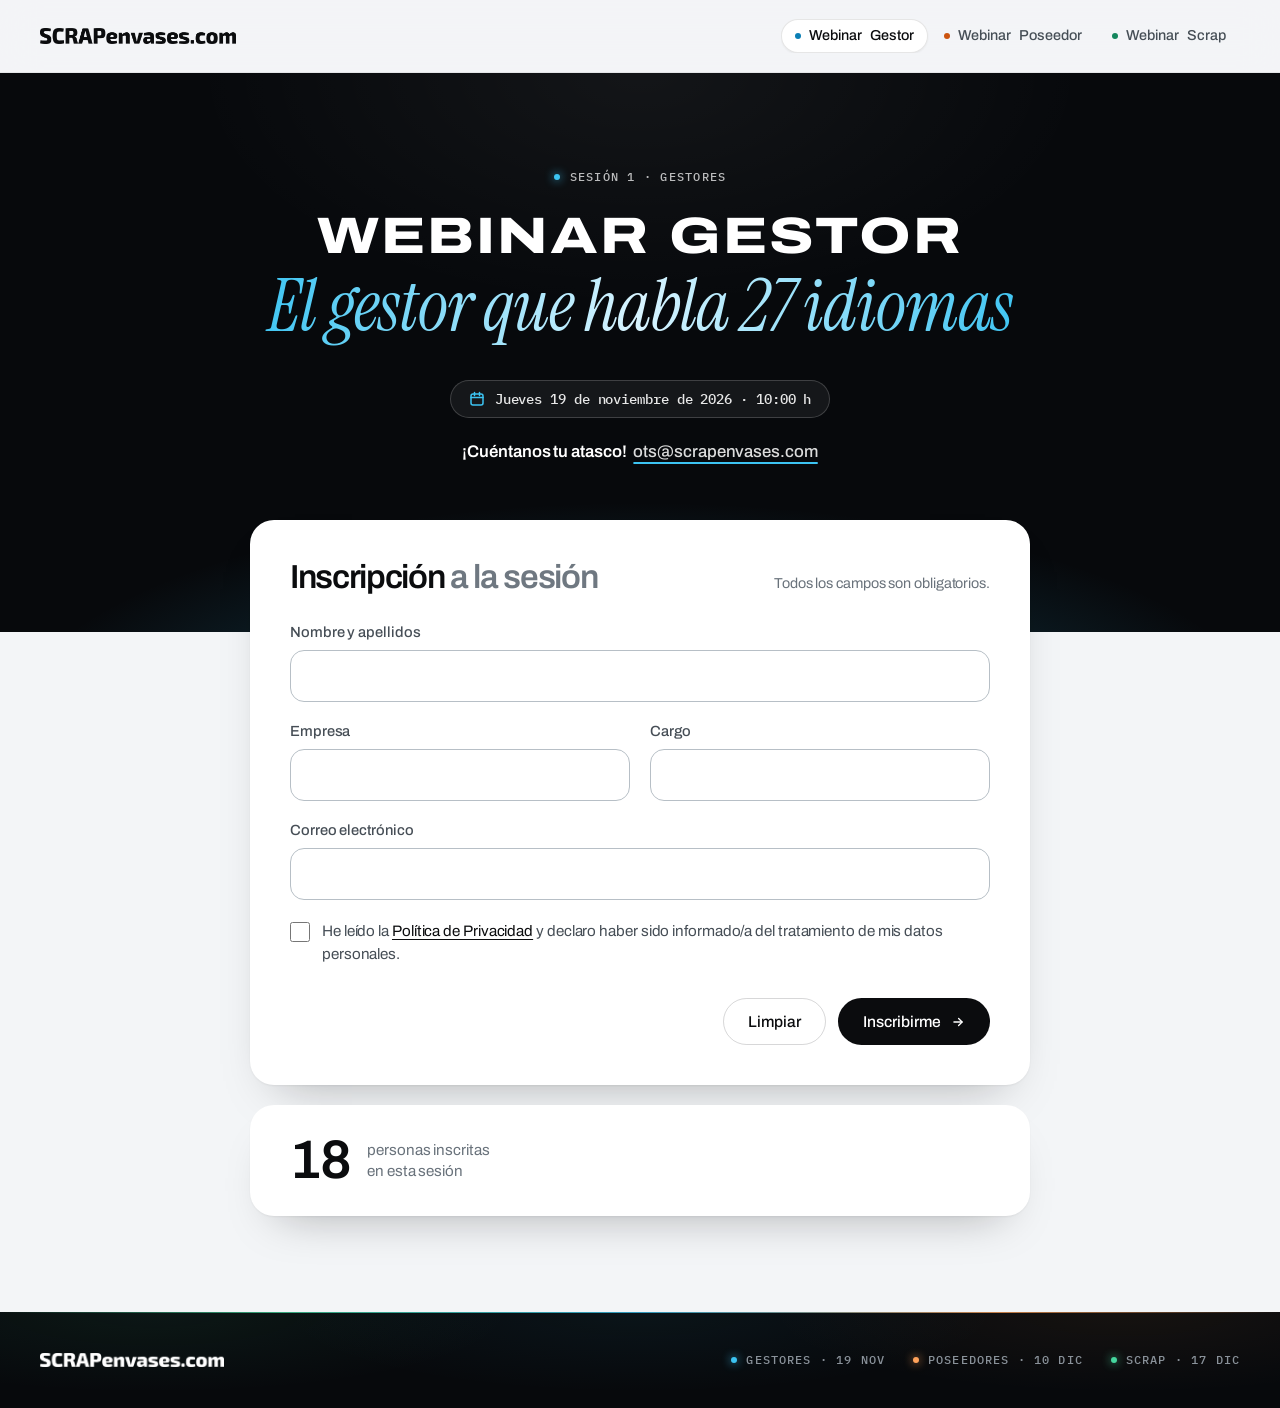
<file: public/index.html>
<!doctype html>
<html lang="es">
<head>
  <meta charset="utf-8">
  <meta name="viewport" content="width=device-width, initial-scale=1">
  <title>Webinars · SCRAPenvases.com</title>
  <link rel="icon" href="favicon.ico">
  <link rel="preconnect" href="https://fonts.googleapis.com">
  <link rel="preconnect" href="https://fonts.gstatic.com" crossorigin>
  <link rel="stylesheet" href="https://fonts.googleapis.com/css2?family=Archivo:wdth,wght@62..125,400..800&family=Instrument+Serif:ital@1&family=IBM+Plex+Mono:wght@500&display=swap">
  <link rel="stylesheet" href="styles.css?v=20261106b">
</head>
<body>
  <header class="nav">
    <div class="wrap nav__in">
      <a class="nav__logo" href="#gestor" aria-label="SCRAPenvases.com — webinars">
        <img src="img/logo-scrapenvases.png" alt="SCRAPenvases.com" width="760" height="59">
      </a>
      <nav class="tabs" role="tablist" aria-label="Sesiones">
        <button type="button" class="tab s-gestor" role="tab" id="tab-gestor" aria-controls="panel-gestor" data-tab="gestor"><span class="tab-prefix">Webinar </span>Gestor</button>
        <button type="button" class="tab s-poseedor" role="tab" id="tab-poseedor" aria-controls="panel-poseedor" data-tab="poseedor"><span class="tab-prefix">Webinar </span>Poseedor</button>
        <button type="button" class="tab s-scrap" role="tab" id="tab-scrap" aria-controls="panel-scrap" data-tab="scrap"><span class="tab-prefix">Webinar </span>Scrap</button>
      </nav>
    </div>
  </header>

  <main>

    <!-- ============ SESIÓN 1 · WEBINAR GESTOR ============ -->
    <section class="panel s-gestor" role="tabpanel" id="panel-gestor" aria-labelledby="tab-gestor">
      <header class="hero">
        <div class="wrap">
          <p class="kicker">Sesión 1 · Gestores</p>
          <h1 class="hero__title">
            <span class="hero__a">Webinar Gestor</span>
            <span class="hero__b">El gestor que habla 27 idiomas</span>
          </h1>
          <p class="when">
            <svg aria-hidden="true" viewBox="0 0 16 16" width="16" height="16"><rect x="2" y="3" width="12" height="11" rx="2" fill="none" stroke="currentColor" stroke-width="1.5"/><path d="M2 6.5h12M5.5 1.5v3M10.5 1.5v3" stroke="currentColor" stroke-width="1.5" stroke-linecap="round"/></svg>
            <time datetime="2026-11-19T10:00">Jueves 19 de noviembre de 2026 · 10:00 h</time>
          </p>
          <p class="atasco">¡Cuéntanos tu atasco! <a href="mailto:ots@scrapenvases.com">ots@scrapenvases.com</a></p>
        </div>
      </header>

      <div class="wrap wrap--narrow content">
        <form class="card" id="form-gestor" data-sesion="gestor" data-titulo="Sesión 1 · Gestores">
          <div class="card__head">
            <h2>Inscripción <span class="hl">a la sesión</span></h2>
            <p class="card__note">Todos los campos son obligatorios.</p>
          </div>

          <div class="grid">
            <div class="field full">
              <label for="gestor-nombre">Nombre y apellidos</label>
              <input id="gestor-nombre" name="nombre" type="text" autocomplete="name" required>
            </div>
            <div class="field">
              <label for="gestor-empresa">Empresa</label>
              <input id="gestor-empresa" name="empresa" type="text" autocomplete="organization" required>
            </div>
            <div class="field">
              <label for="gestor-cargo">Cargo</label>
              <input id="gestor-cargo" name="cargo" type="text" autocomplete="organization-title" required>
            </div>
            <div class="field full">
              <label for="gestor-correo">Correo electrónico</label>
              <input id="gestor-correo" name="correo" type="email" autocomplete="email" required>
            </div>
            <div class="field full check">
              <input id="gestor-privacidad" name="privacidad" type="checkbox" required>
              <label for="gestor-privacidad">He leído la <a href="politica-privacidad.html" target="_blank" rel="noopener">Política de Privacidad</a> y declaro haber sido informado/a del tratamiento de mis datos personales.</label>
            </div>
            <div class="hp" aria-hidden="true">
              <label for="gestor-web">No rellenar</label>
              <input id="gestor-web" name="web" type="text" tabindex="-1" autocomplete="off">
            </div>
          </div>

          <div class="actions">
            <button type="reset" class="btn btn--ghost">Limpiar</button>
            <button type="submit" class="btn btn--primary">Inscribirme</button>
          </div>
        </form>

        <div class="card done" data-done="gestor" tabindex="-1" hidden>
          <span class="done__check" aria-hidden="true"><svg viewBox="0 0 24 24" width="22" height="22" fill="none" stroke="currentColor" stroke-width="2.4" stroke-linecap="round" stroke-linejoin="round"><path d="m5 12.5 4.5 4.5L19 7.5"/></svg></span>
          <h2>Inscripción <span class="hl">confirmada</span></h2>
          <p class="done__text">Te esperamos en la Sesión 1 · Gestores, el jueves 19 de noviembre de 2026 a las 10:00 h.</p>
          <button type="button" class="btn btn--ghost" data-otra="gestor">Inscribir a otra persona</button>
        </div>

        <section class="card stat-public">
          <span class="stat__num" data-count="gestor">18</span>
          <span class="stat__label">personas inscritas<br>en esta sesión</span>
        </section>
      </div>
    </section>

    <!-- ============ SESIÓN 2 · WEBINAR POSEEDOR ============ -->
    <section class="panel s-poseedor" role="tabpanel" id="panel-poseedor" aria-labelledby="tab-poseedor" hidden>
      <header class="hero">
        <div class="wrap">
          <p class="kicker">Sesión 2 · Poseedores</p>
          <h1 class="hero__title">
            <span class="hero__a">Webinar Poseedor</span>
            <span class="hero__b">El incentivo que no llega</span>
          </h1>
          <p class="when">
            <svg aria-hidden="true" viewBox="0 0 16 16" width="16" height="16"><rect x="2" y="3" width="12" height="11" rx="2" fill="none" stroke="currentColor" stroke-width="1.5"/><path d="M2 6.5h12M5.5 1.5v3M10.5 1.5v3" stroke="currentColor" stroke-width="1.5" stroke-linecap="round"/></svg>
            <time datetime="2026-12-10T10:00">Jueves 10 de diciembre de 2026 · 10:00 h</time>
          </p>
          <p class="atasco">¡Cuéntanos tu atasco! <a href="mailto:ots@scrapenvases.com">ots@scrapenvases.com</a></p>
        </div>
      </header>

      <div class="wrap wrap--narrow content">
        <form class="card" id="form-poseedor" data-sesion="poseedor" data-titulo="Sesión 2 · Poseedores">
          <div class="card__head">
            <h2>Inscripción <span class="hl">a la sesión</span></h2>
            <p class="card__note">Todos los campos son obligatorios.</p>
          </div>

          <div class="grid">
            <div class="field full">
              <label for="poseedor-nombre">Nombre y apellidos</label>
              <input id="poseedor-nombre" name="nombre" type="text" autocomplete="name" required>
            </div>
            <div class="field">
              <label for="poseedor-empresa">Empresa</label>
              <input id="poseedor-empresa" name="empresa" type="text" autocomplete="organization" required>
            </div>
            <div class="field">
              <label for="poseedor-cargo">Cargo</label>
              <input id="poseedor-cargo" name="cargo" type="text" autocomplete="organization-title" required>
            </div>
            <div class="field full">
              <label for="poseedor-correo">Correo electrónico</label>
              <input id="poseedor-correo" name="correo" type="email" autocomplete="email" required>
            </div>
            <div class="field full check">
              <input id="poseedor-privacidad" name="privacidad" type="checkbox" required>
              <label for="poseedor-privacidad">He leído la <a href="politica-privacidad.html" target="_blank" rel="noopener">Política de Privacidad</a> y declaro haber sido informado/a del tratamiento de mis datos personales.</label>
            </div>
            <div class="hp" aria-hidden="true">
              <label for="poseedor-web">No rellenar</label>
              <input id="poseedor-web" name="web" type="text" tabindex="-1" autocomplete="off">
            </div>
          </div>

          <div class="actions">
            <button type="reset" class="btn btn--ghost">Limpiar</button>
            <button type="submit" class="btn btn--primary">Inscribirme</button>
          </div>
        </form>

        <div class="card done" data-done="poseedor" tabindex="-1" hidden>
          <span class="done__check" aria-hidden="true"><svg viewBox="0 0 24 24" width="22" height="22" fill="none" stroke="currentColor" stroke-width="2.4" stroke-linecap="round" stroke-linejoin="round"><path d="m5 12.5 4.5 4.5L19 7.5"/></svg></span>
          <h2>Inscripción <span class="hl">confirmada</span></h2>
          <p class="done__text">Te esperamos en la Sesión 2 · Poseedores, el jueves 10 de diciembre de 2026 a las 10:00 h.</p>
          <button type="button" class="btn btn--ghost" data-otra="poseedor">Inscribir a otra persona</button>
        </div>

        <section class="card stat-public">
          <span class="stat__num" data-count="poseedor">24</span>
          <span class="stat__label">personas inscritas<br>en esta sesión</span>
        </section>
      </div>
    </section>

    <!-- ============ SESIÓN 3 · WEBINAR SCRAP ============ -->
    <section class="panel s-scrap" role="tabpanel" id="panel-scrap" aria-labelledby="tab-scrap" hidden>
      <header class="hero">
        <div class="wrap">
          <p class="kicker">Sesión 3 · SCRAP</p>
          <h1 class="hero__title">
            <span class="hero__a">Webinar Scrap</span>
            <span class="hero__b">El dato que no llega a tu plataforma</span>
          </h1>
          <p class="when">
            <svg aria-hidden="true" viewBox="0 0 16 16" width="16" height="16"><rect x="2" y="3" width="12" height="11" rx="2" fill="none" stroke="currentColor" stroke-width="1.5"/><path d="M2 6.5h12M5.5 1.5v3M10.5 1.5v3" stroke="currentColor" stroke-width="1.5" stroke-linecap="round"/></svg>
            <time datetime="2026-12-17T10:00">Jueves 17 de diciembre de 2026 · 10:00 h</time>
          </p>
          <p class="atasco">¡Cuéntanos tu atasco! <a href="mailto:ots@scrapenvases.com">ots@scrapenvases.com</a></p>
        </div>
      </header>

      <div class="wrap wrap--narrow content">
        <form class="card" id="form-scrap" data-sesion="scrap" data-titulo="Sesión 3 · SCRAP">
          <div class="card__head">
            <h2>Inscripción <span class="hl">a la sesión</span></h2>
            <p class="card__note">Todos los campos son obligatorios.</p>
          </div>

          <div class="grid">
            <div class="field full">
              <label for="scrap-nombre">Nombre y apellidos</label>
              <input id="scrap-nombre" name="nombre" type="text" autocomplete="name" required>
            </div>
            <div class="field">
              <label for="scrap-empresa">Empresa</label>
              <input id="scrap-empresa" name="empresa" type="text" autocomplete="organization" required>
            </div>
            <div class="field">
              <label for="scrap-cargo">Cargo</label>
              <input id="scrap-cargo" name="cargo" type="text" autocomplete="organization-title" required>
            </div>
            <div class="field full">
              <label for="scrap-correo">Correo electrónico</label>
              <input id="scrap-correo" name="correo" type="email" autocomplete="email" required>
            </div>
            <div class="field full check">
              <input id="scrap-privacidad" name="privacidad" type="checkbox" required>
              <label for="scrap-privacidad">He leído la <a href="politica-privacidad.html" target="_blank" rel="noopener">Política de Privacidad</a> y declaro haber sido informado/a del tratamiento de mis datos personales.</label>
            </div>
            <div class="hp" aria-hidden="true">
              <label for="scrap-web">No rellenar</label>
              <input id="scrap-web" name="web" type="text" tabindex="-1" autocomplete="off">
            </div>
          </div>

          <div class="actions">
            <button type="reset" class="btn btn--ghost">Limpiar</button>
            <button type="submit" class="btn btn--primary">Inscribirme</button>
          </div>
        </form>

        <div class="card done" data-done="scrap" tabindex="-1" hidden>
          <span class="done__check" aria-hidden="true"><svg viewBox="0 0 24 24" width="22" height="22" fill="none" stroke="currentColor" stroke-width="2.4" stroke-linecap="round" stroke-linejoin="round"><path d="m5 12.5 4.5 4.5L19 7.5"/></svg></span>
          <h2>Inscripción <span class="hl">confirmada</span></h2>
          <p class="done__text">Te esperamos en la Sesión 3 · SCRAP, el jueves 17 de diciembre de 2026 a las 10:00 h.</p>
          <button type="button" class="btn btn--ghost" data-otra="scrap">Inscribir a otra persona</button>
        </div>

        <section class="card stat-public">
          <span class="stat__num" data-count="scrap">11</span>
          <span class="stat__label">personas inscritas<br>en esta sesión</span>
        </section>
      </div>
    </section>

  </main>

  <footer class="foot">
    <div class="wrap foot__in">
      <img src="img/logo-scrapenvases-blanco.png" alt="SCRAPenvases.com" width="760" height="59" loading="lazy">
      <ul class="foot__sessions">
        <li class="s-gestor">Gestores · 19 nov</li>
        <li class="s-poseedor">Poseedores · 10 dic</li>
        <li class="s-scrap">SCRAP · 17 dic</li>
      </ul>
    </div>
  </footer>

  <div class="toast" id="toast" role="status" aria-live="polite"></div>

  <script src="app.js?v=20261106"></script>
</body>
</html>
</file>
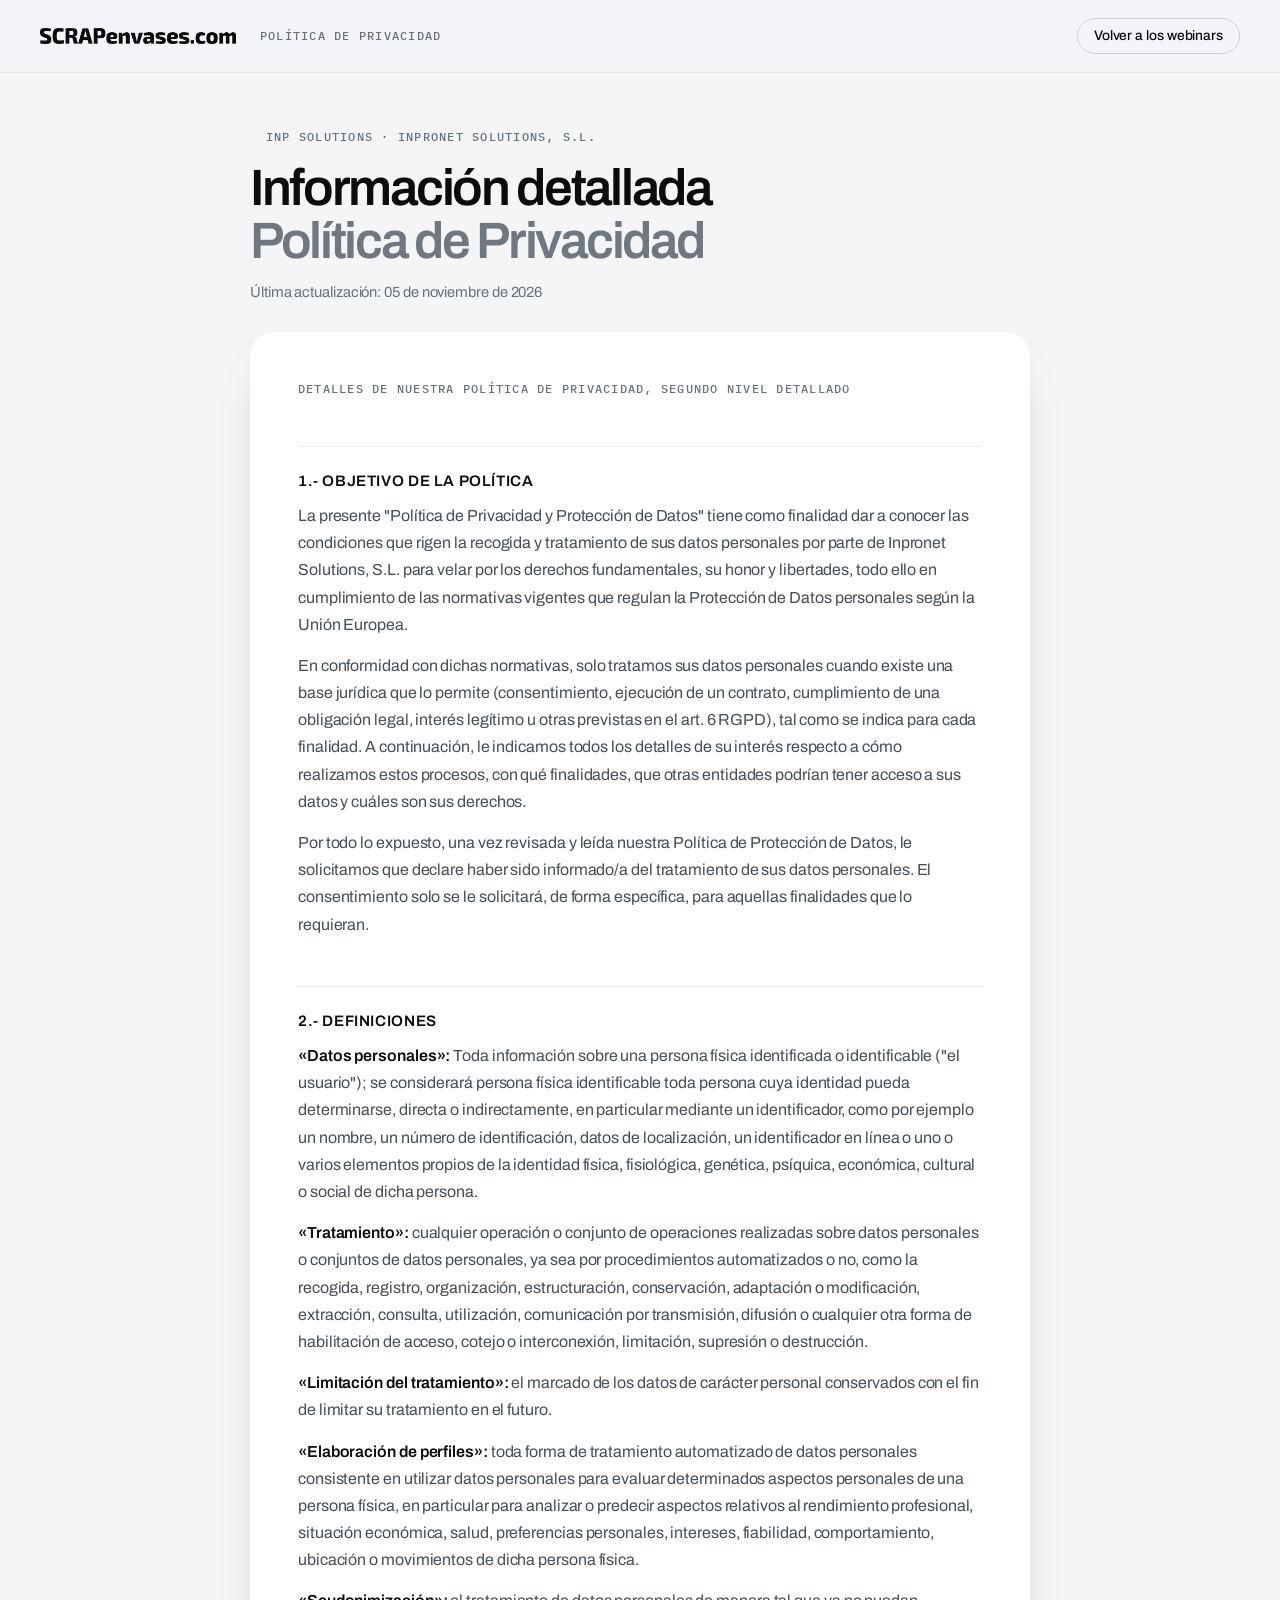
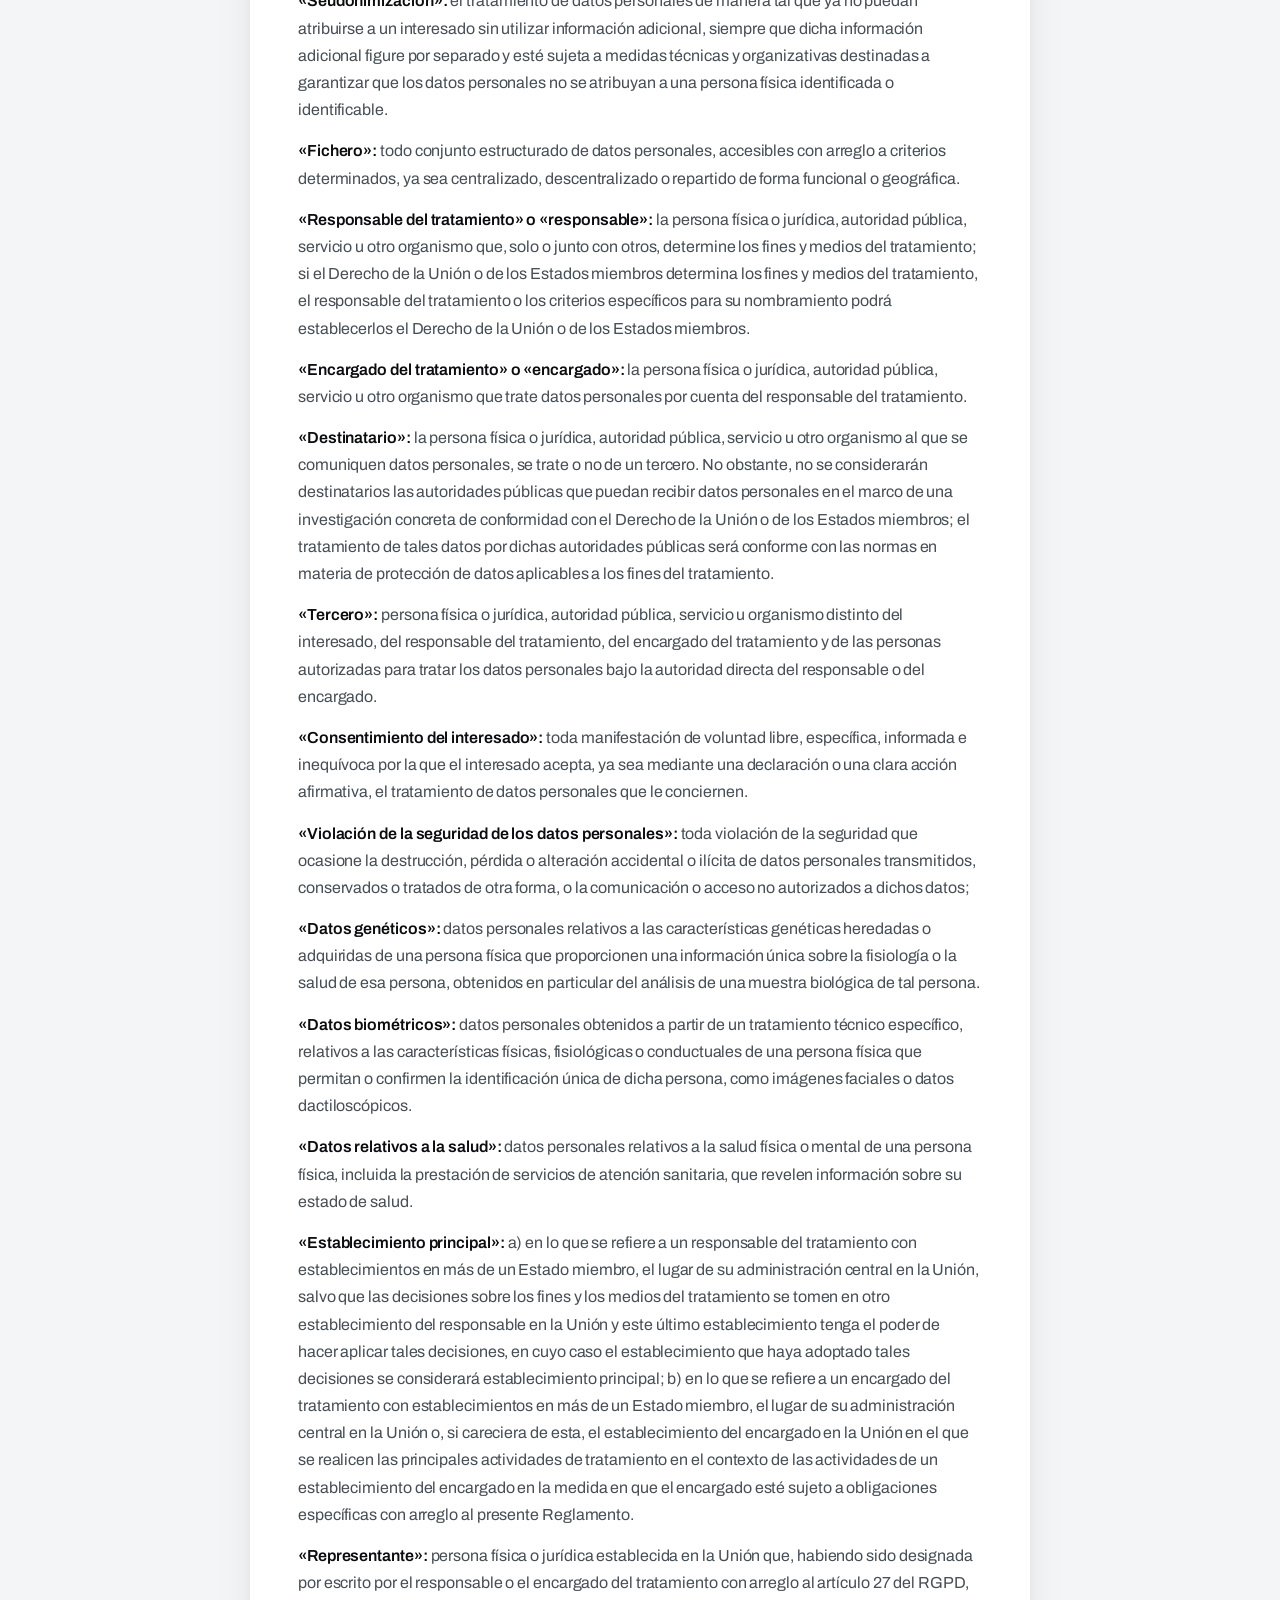
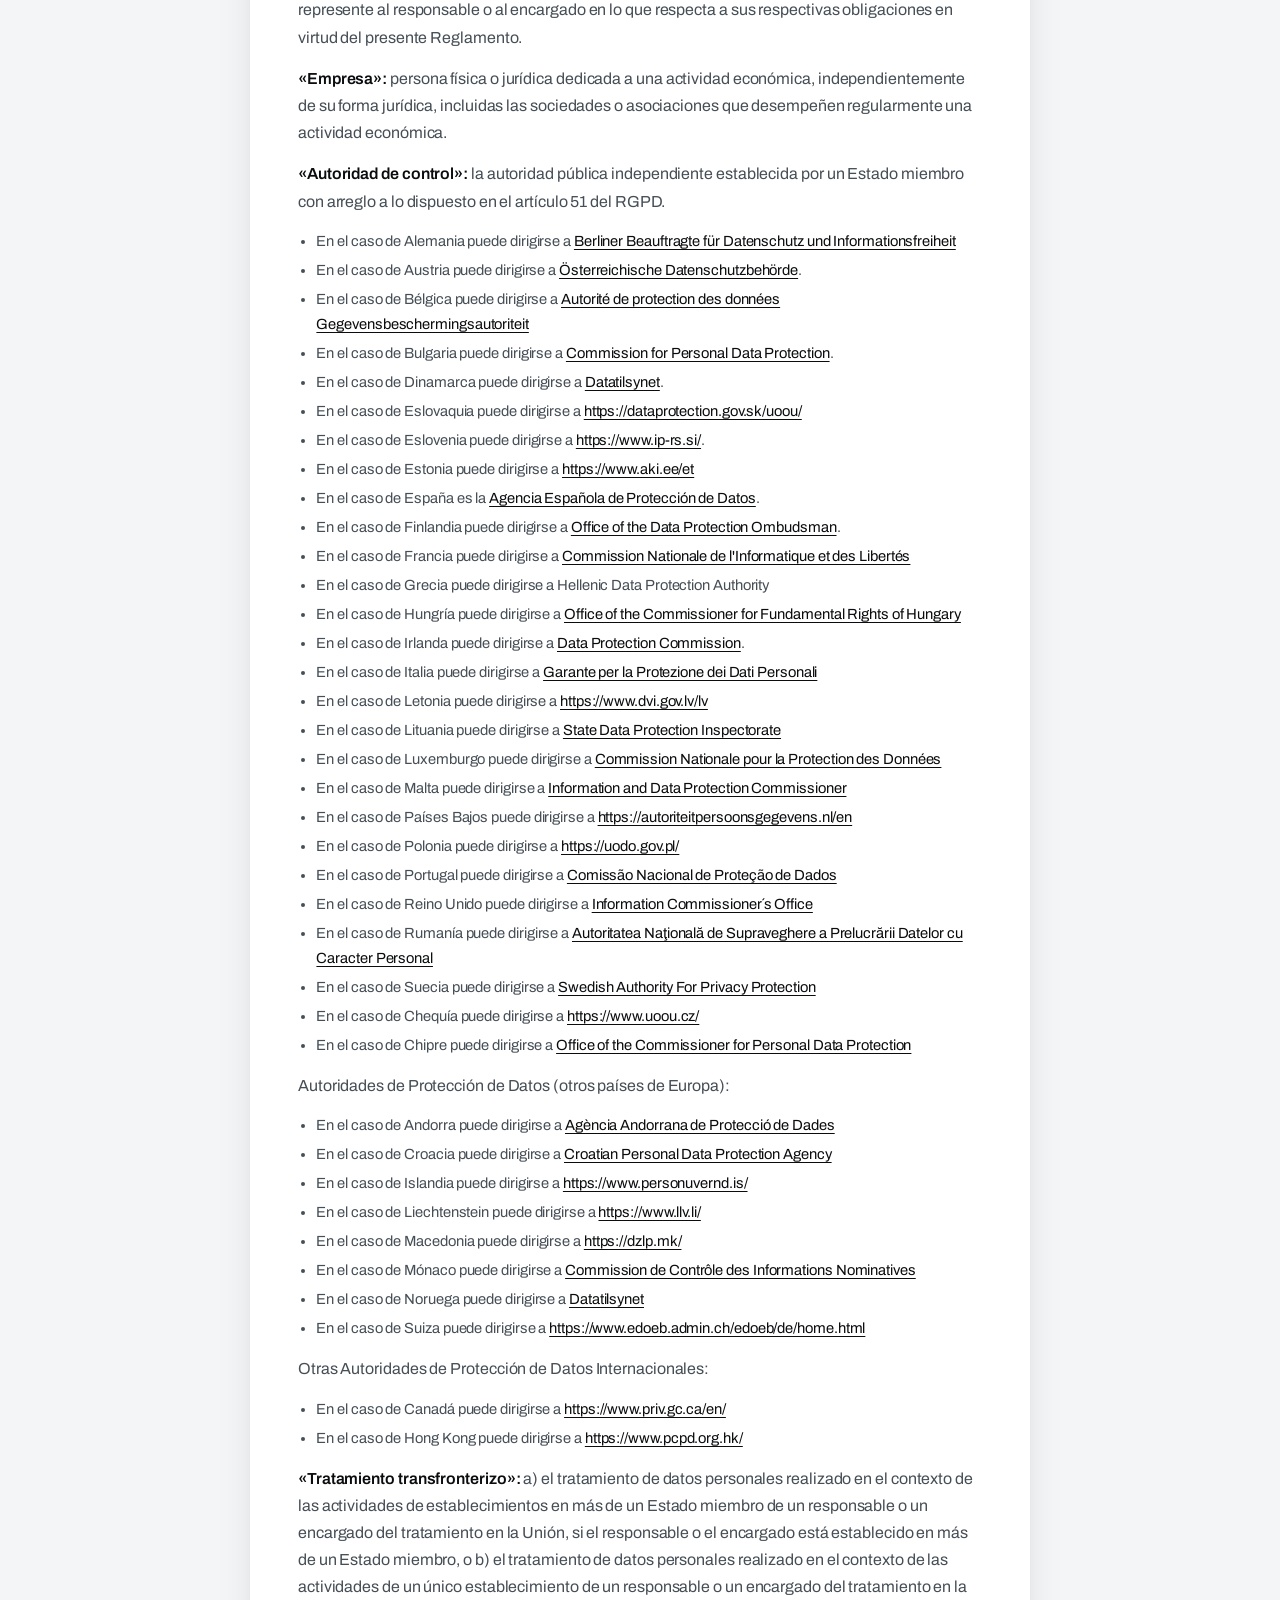
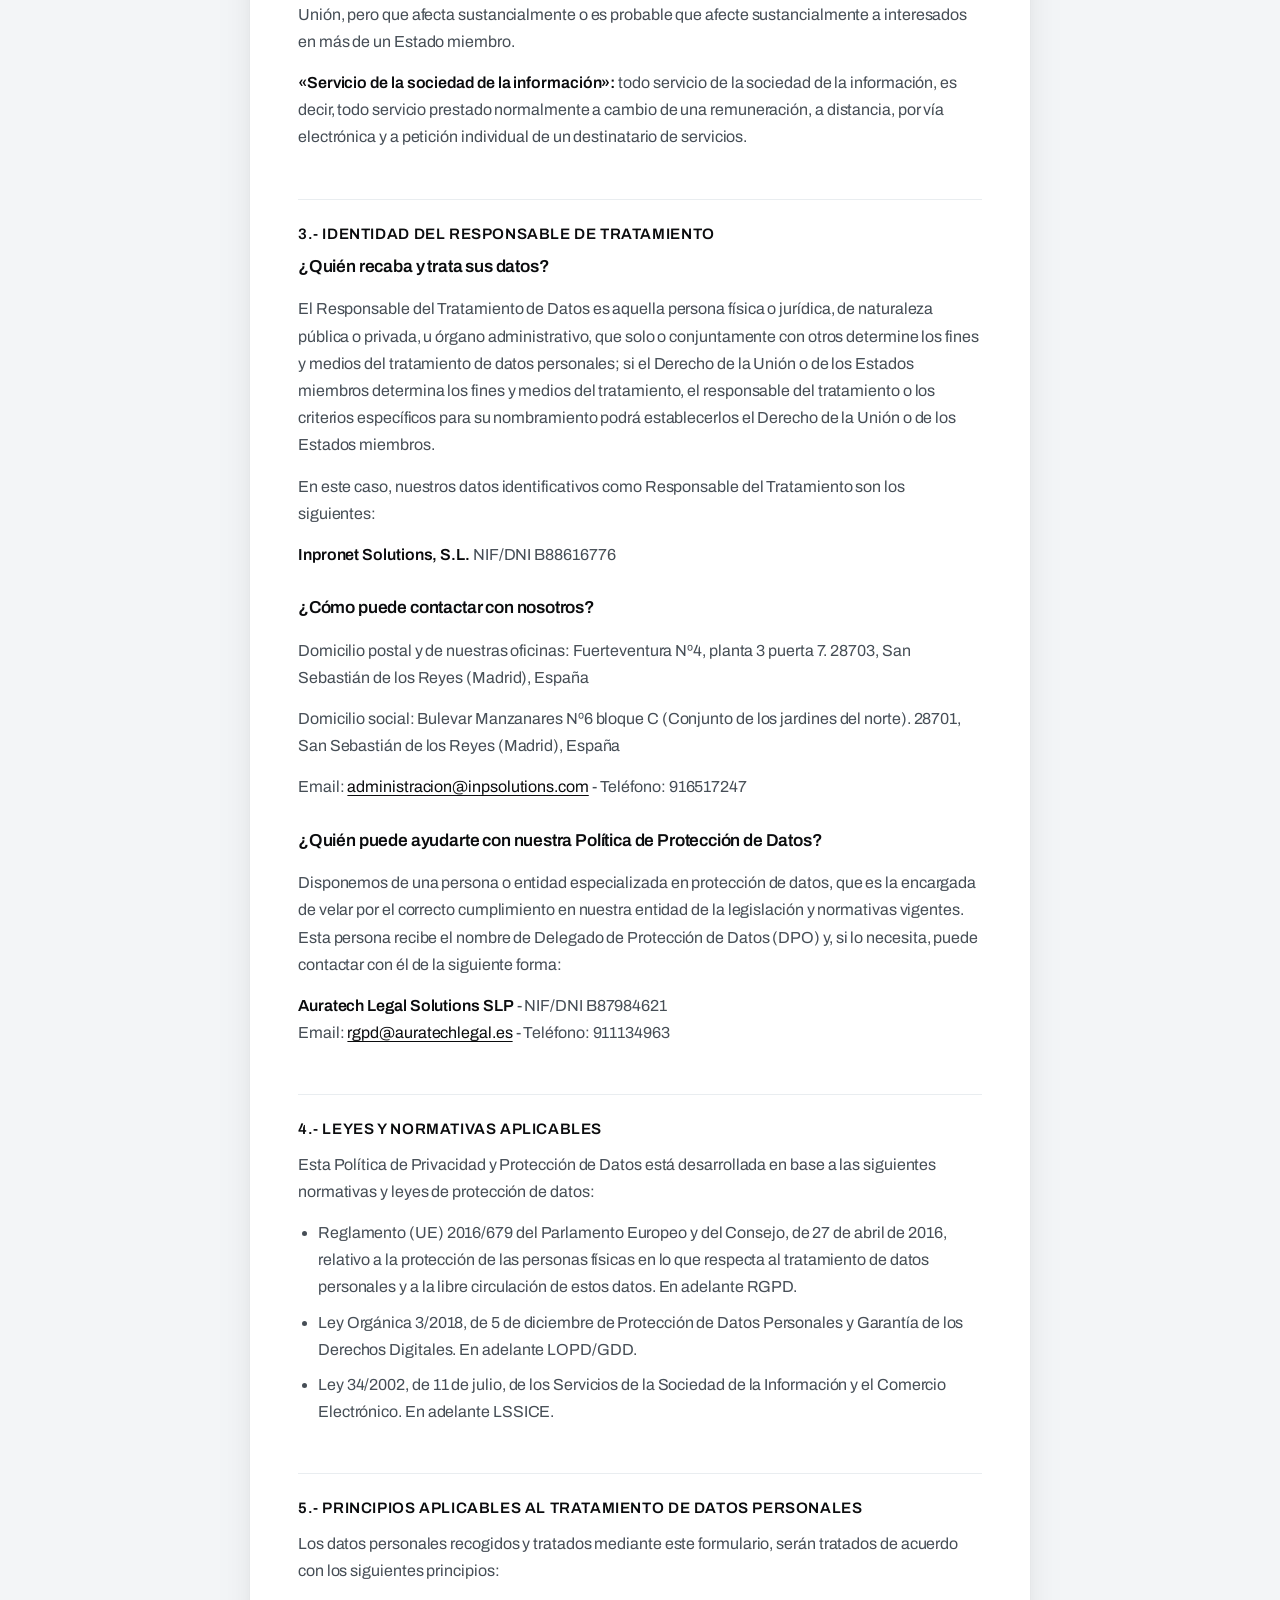
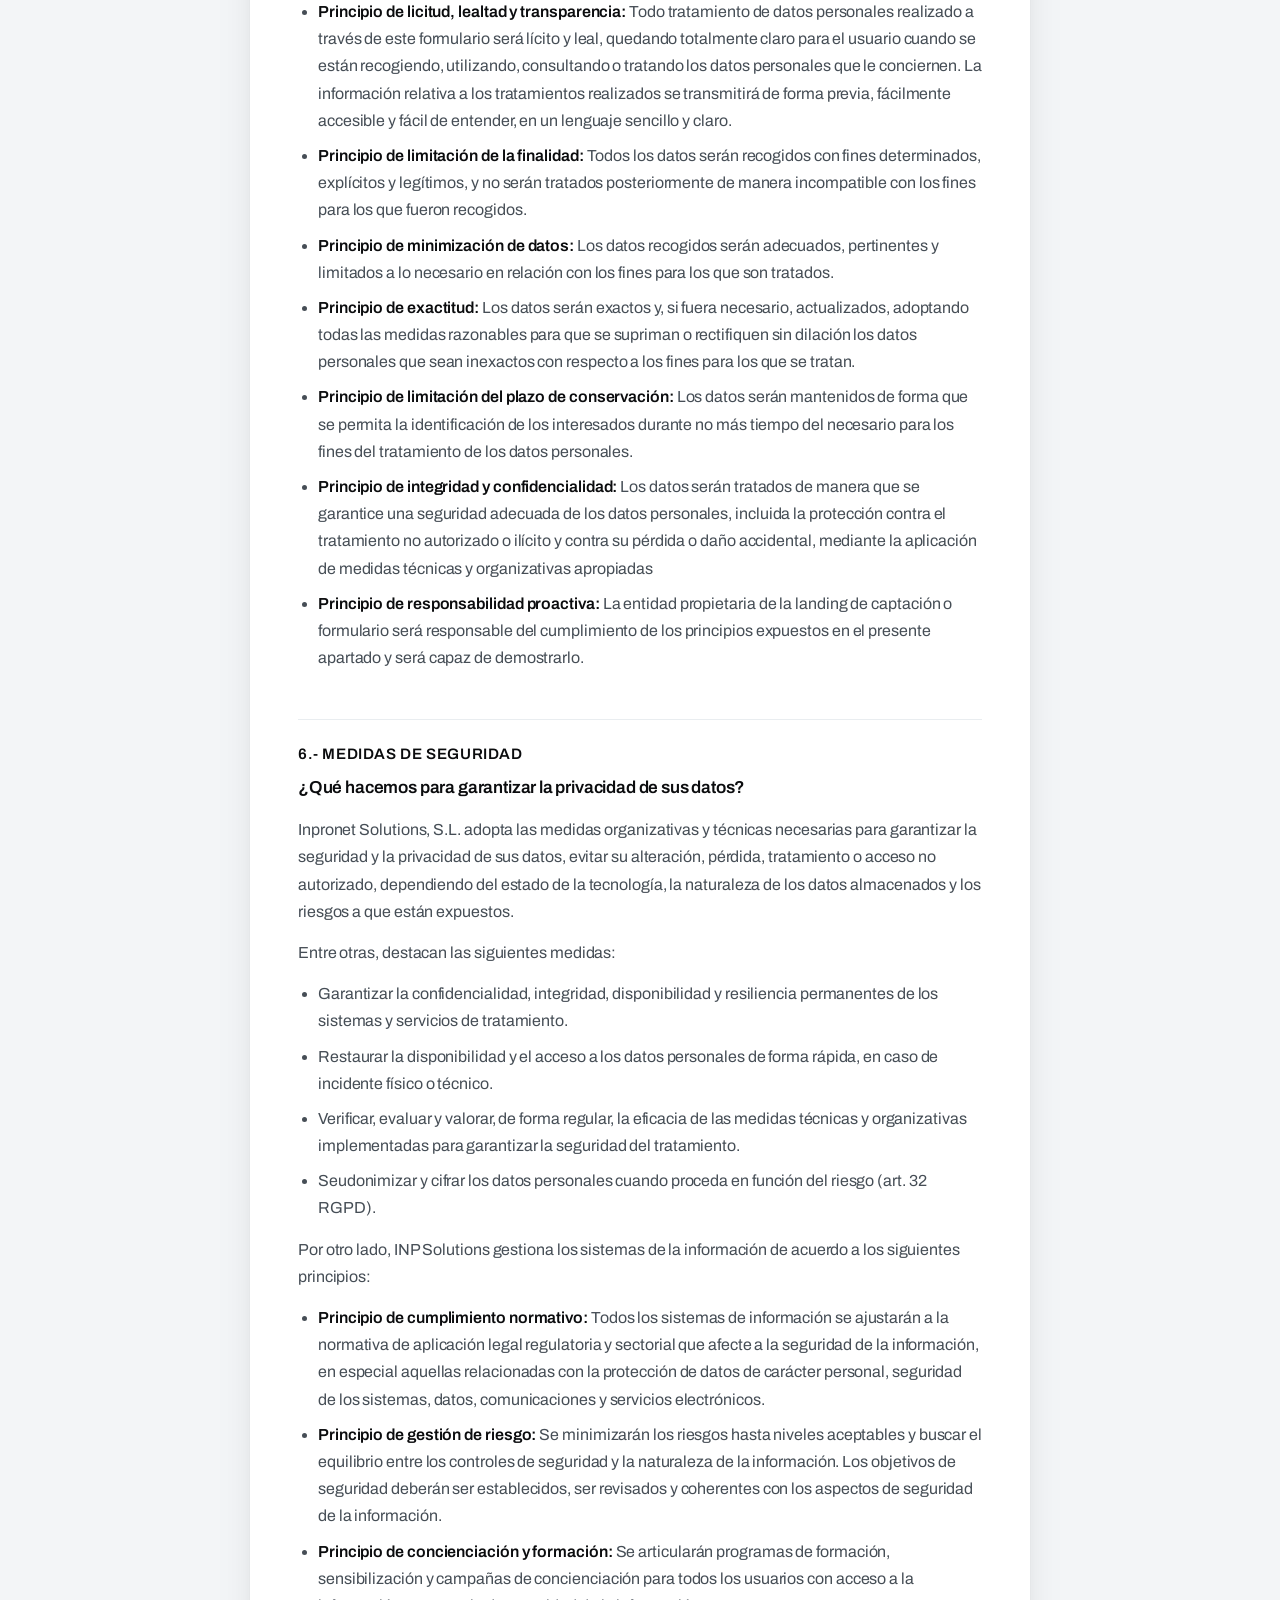
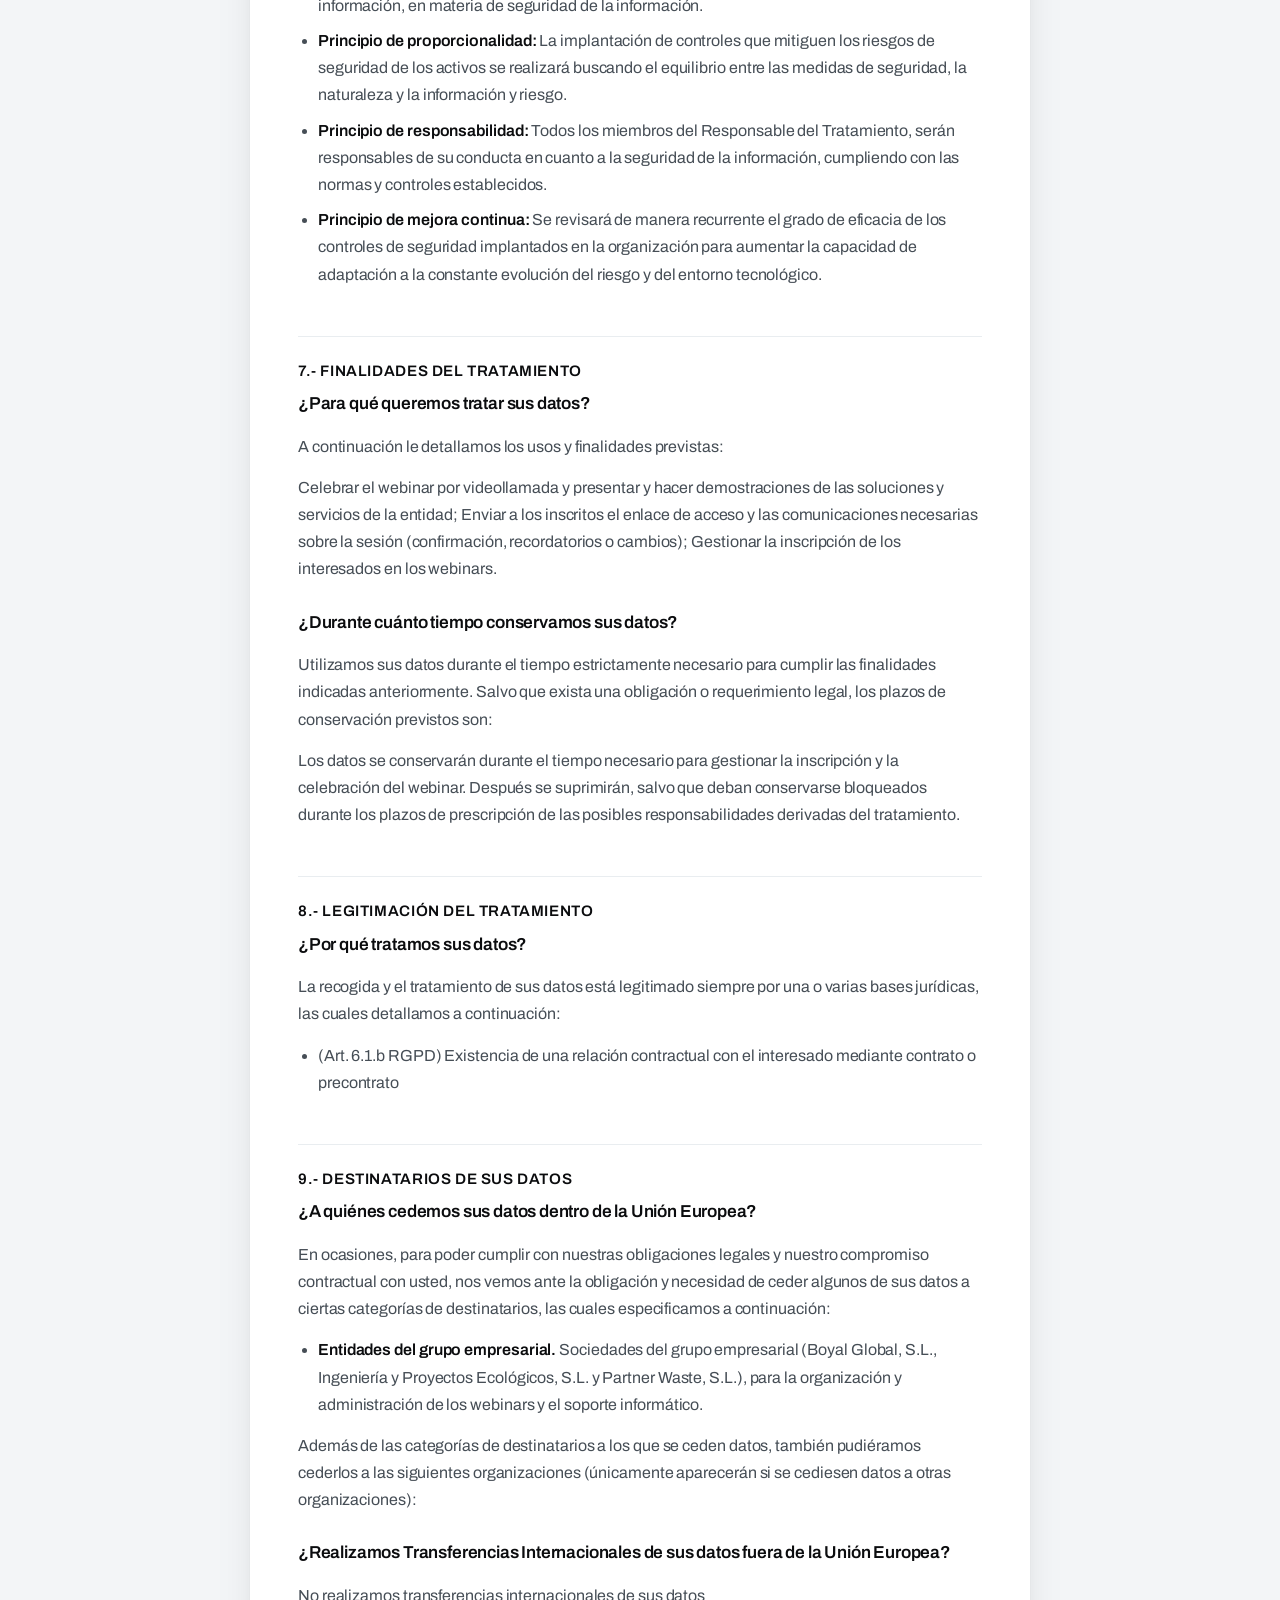
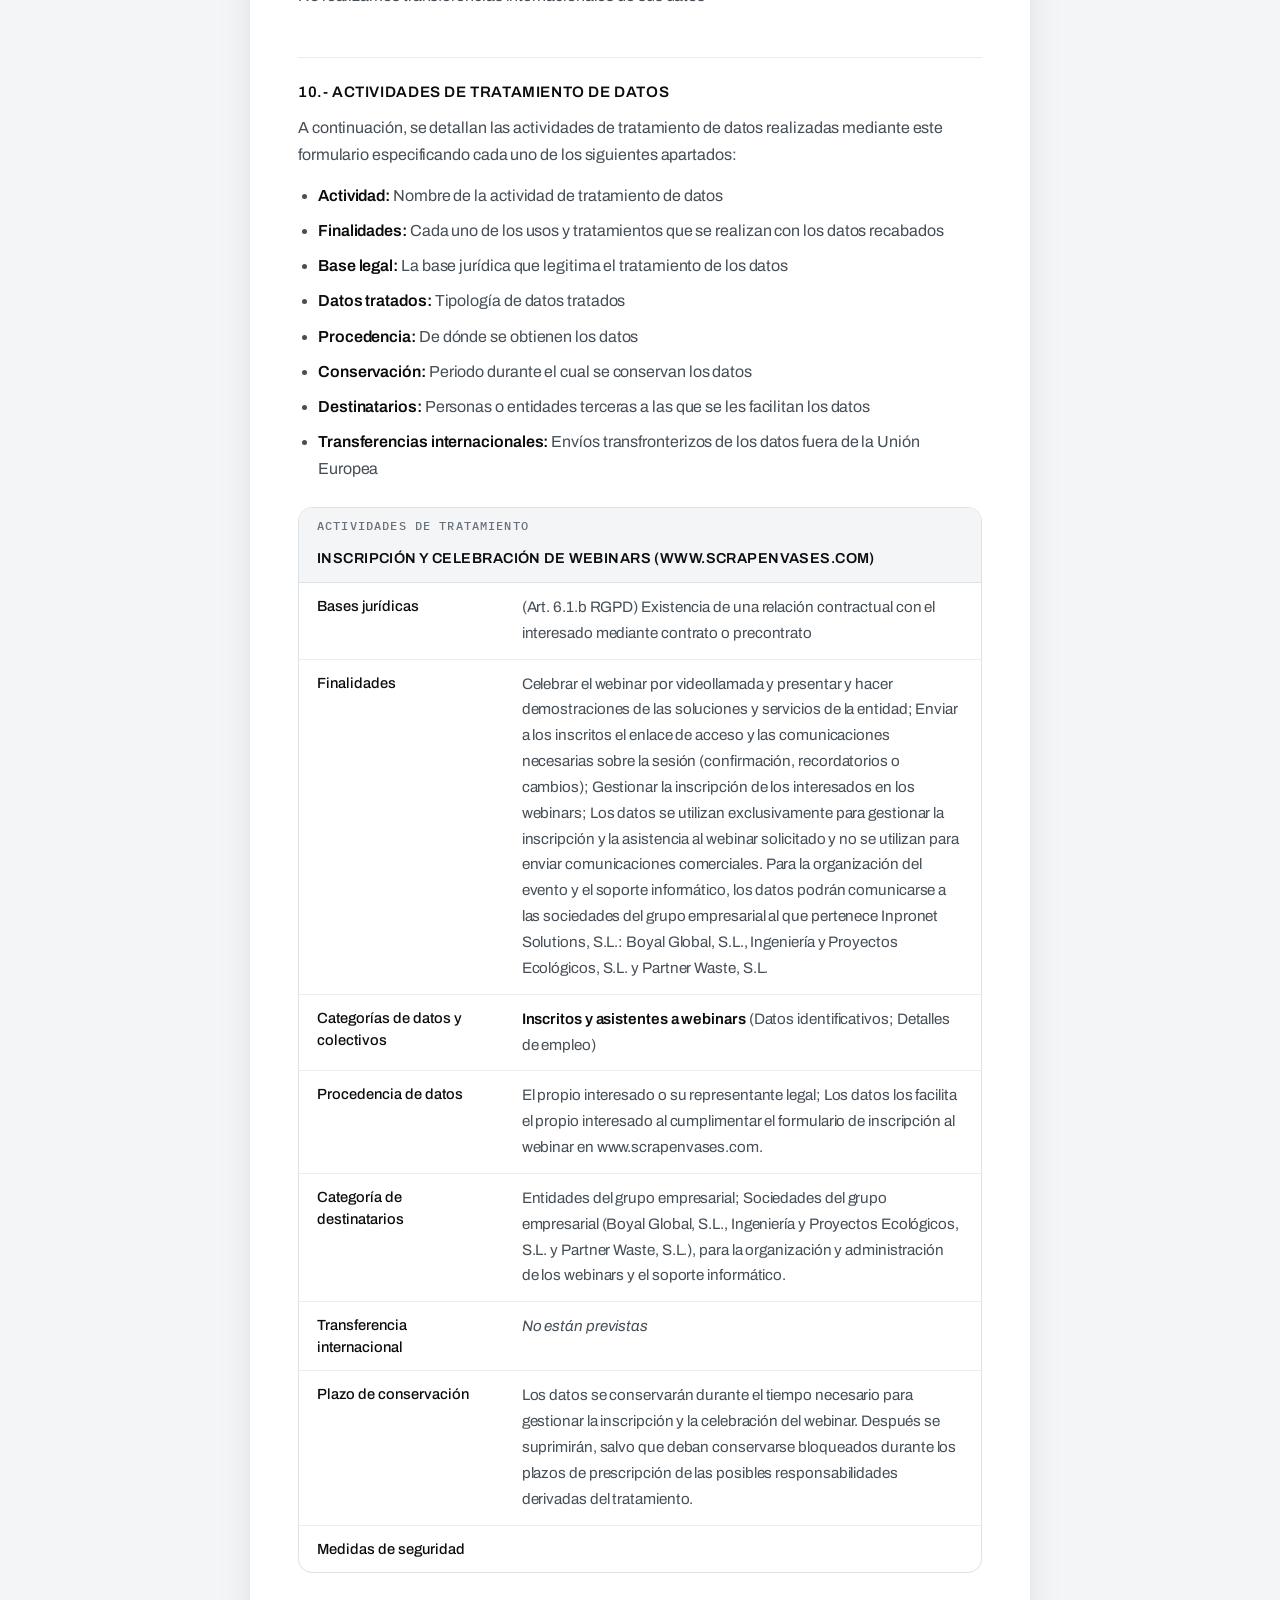
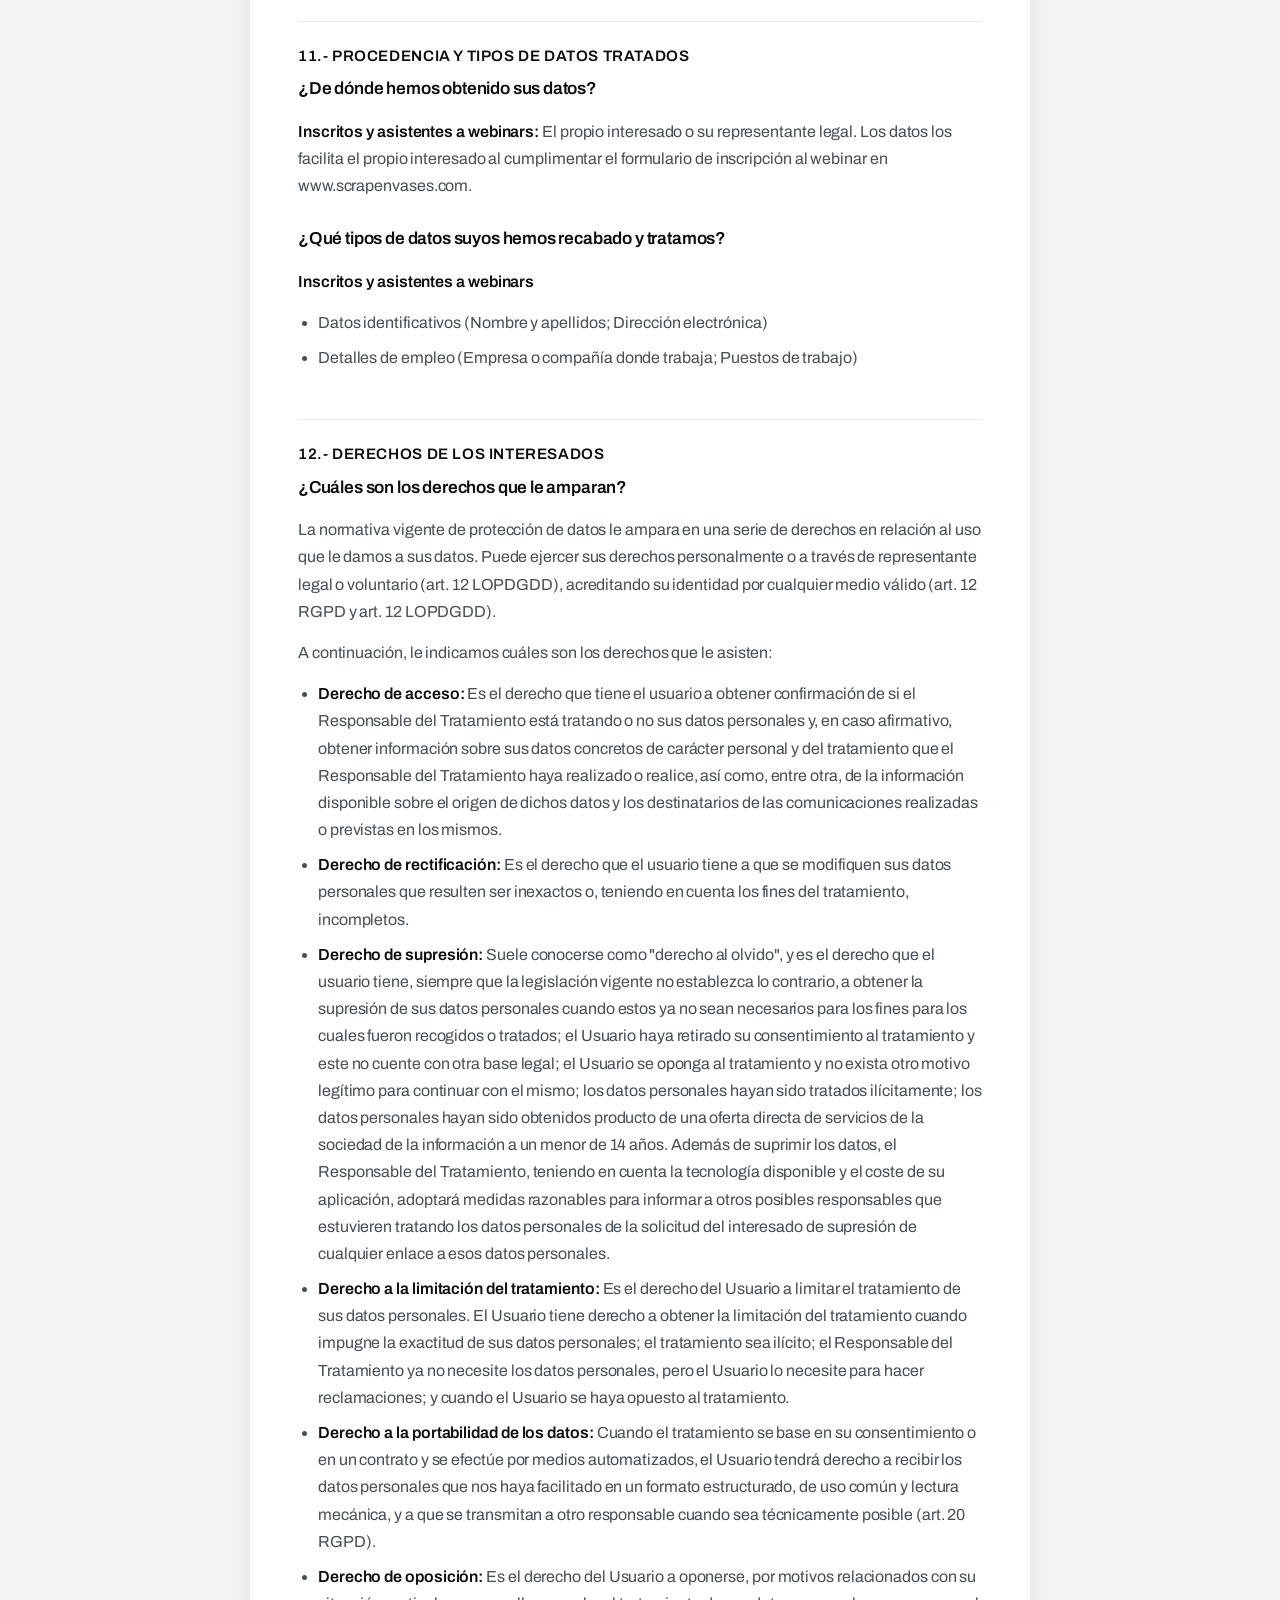
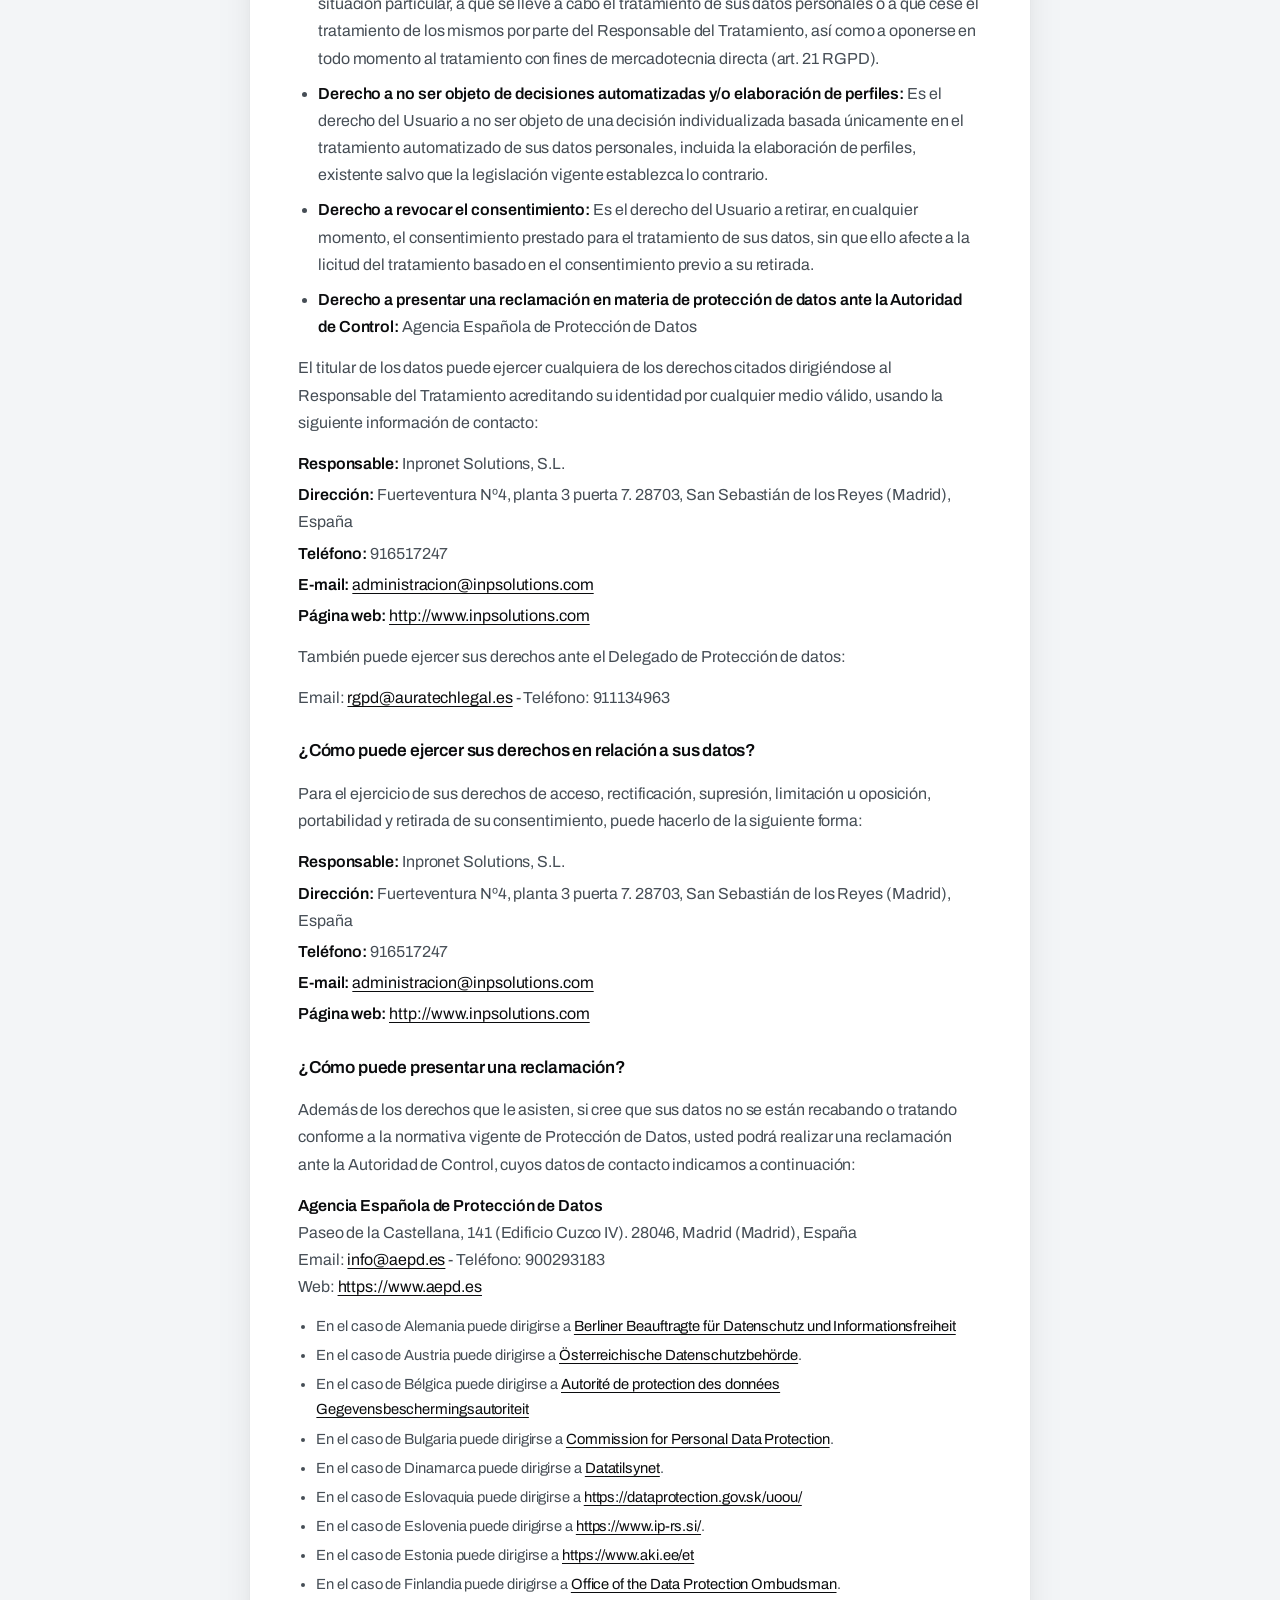
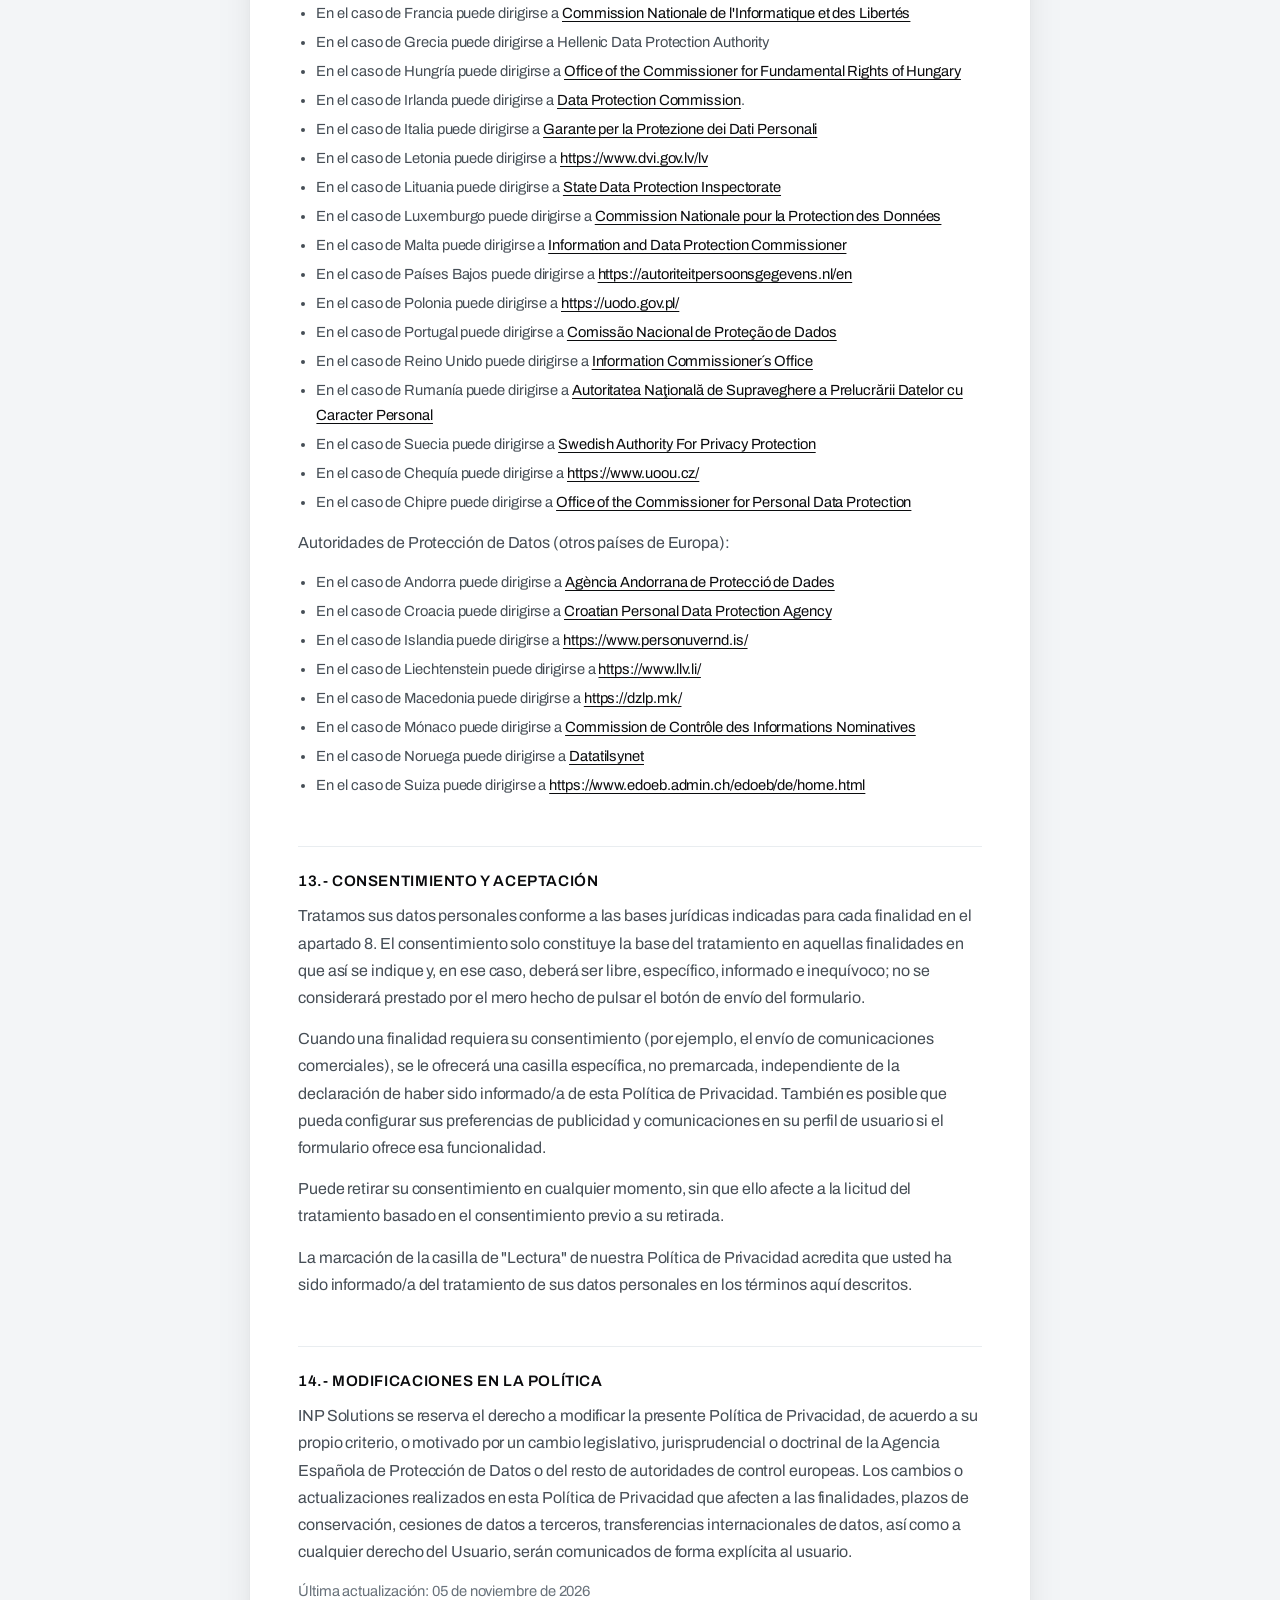
<file: public/politica-privacidad.html>
<!doctype html>
<html lang="es">
<head>
  <meta charset="utf-8">
  <meta name="viewport" content="width=device-width, initial-scale=1">
  <title>Política de Privacidad · Webinars SCRAPenvases.com</title>
  <meta name="description" content="Información detallada de la Política de Privacidad de Inpronet Solutions, S.L. para la inscripción y celebración de los webinars de SCRAPenvases.com.">
  <link rel="icon" href="favicon.ico">
  <link rel="preconnect" href="https://fonts.googleapis.com">
  <link rel="preconnect" href="https://fonts.gstatic.com" crossorigin>
  <link rel="stylesheet" href="https://fonts.googleapis.com/css2?family=Archivo:wdth,wght@62..125,400..800&family=IBM+Plex+Mono:wght@500&display=swap">
  <link rel="stylesheet" href="styles.css?v=20261106b">
</head>
<body>
  <header class="nav">
    <div class="wrap nav__in">
      <a class="nav__logo" href="./" aria-label="Volver a los webinars">
        <img src="img/logo-scrapenvases.png" alt="SCRAPenvases.com" width="760" height="59">
      </a>
      <span class="nav__title">Política de Privacidad</span>
      <a class="btn btn--ghost btn--sm nav__out" href="./">Volver a los webinars</a>
    </div>
  </header>

  <main class="wrap wrap--narrow legal">
    <header class="legal__head">
      <p class="kicker kicker--light">INP Solutions · Inpronet Solutions, S.L.</p>
      <h1>Información detallada <span class="hl">Política de Privacidad</span></h1>
      <p class="legal__meta">Última actualización: 05 de noviembre de 2026</p>
    </header>

    <article class="card prose">

      <p class="prose__lead">Detalles de nuestra Política de Privacidad, segundo nivel detallado</p>

      <!-- 1 -->
      <h2 id="s1">1.- Objetivo de la política</h2>
      <p>La presente "Política de Privacidad y Protección de Datos" tiene como finalidad dar a conocer las condiciones que rigen la recogida y tratamiento de sus datos personales por parte de Inpronet Solutions, S.L. para velar por los derechos fundamentales, su honor y libertades, todo ello en cumplimiento de las normativas vigentes que regulan la Protección de Datos personales según la Unión Europea.</p>
      <p>En conformidad con dichas normativas, solo tratamos sus datos personales cuando existe una base jurídica que lo permite (consentimiento, ejecución de un contrato, cumplimiento de una obligación legal, interés legítimo u otras previstas en el art. 6 RGPD), tal como se indica para cada finalidad. A continuación, le indicamos todos los detalles de su interés respecto a cómo realizamos estos procesos, con qué finalidades, que otras entidades podrían tener acceso a sus datos y cuáles son sus derechos.</p>
      <p>Por todo lo expuesto, una vez revisada y leída nuestra Política de Protección de Datos, le solicitamos que declare haber sido informado/a del tratamiento de sus datos personales. El consentimiento solo se le solicitará, de forma específica, para aquellas finalidades que lo requieran.</p>

      <!-- 2 -->
      <h2 id="s2">2.- Definiciones</h2>
      <p><strong>«Datos personales»:</strong> Toda información sobre una persona física identificada o identificable ("el usuario"); se considerará persona física identificable toda persona cuya identidad pueda determinarse, directa o indirectamente, en particular mediante un identificador, como por ejemplo un nombre, un número de identificación, datos de localización, un identificador en línea o uno o varios elementos propios de la identidad física, fisiológica, genética, psíquica, económica, cultural o social de dicha persona.</p>
      <p><strong>«Tratamiento»:</strong> cualquier operación o conjunto de operaciones realizadas sobre datos personales o conjuntos de datos personales, ya sea por procedimientos automatizados o no, como la recogida, registro, organización, estructuración, conservación, adaptación o modificación, extracción, consulta, utilización, comunicación por transmisión, difusión o cualquier otra forma de habilitación de acceso, cotejo o interconexión, limitación, supresión o destrucción.</p>
      <p><strong>«Limitación del tratamiento»:</strong> el marcado de los datos de carácter personal conservados con el fin de limitar su tratamiento en el futuro.</p>
      <p><strong>«Elaboración de perfiles»:</strong> toda forma de tratamiento automatizado de datos personales consistente en utilizar datos personales para evaluar determinados aspectos personales de una persona física, en particular para analizar o predecir aspectos relativos al rendimiento profesional, situación económica, salud, preferencias personales, intereses, fiabilidad, comportamiento, ubicación o movimientos de dicha persona física.</p>
      <p><strong>«Seudonimización»:</strong> el tratamiento de datos personales de manera tal que ya no puedan atribuirse a un interesado sin utilizar información adicional, siempre que dicha información adicional figure por separado y esté sujeta a medidas técnicas y organizativas destinadas a garantizar que los datos personales no se atribuyan a una persona física identificada o identificable.</p>
      <p><strong>«Fichero»:</strong> todo conjunto estructurado de datos personales, accesibles con arreglo a criterios determinados, ya sea centralizado, descentralizado o repartido de forma funcional o geográfica.</p>
      <p><strong>«Responsable del tratamiento» o «responsable»:</strong> la persona física o jurídica, autoridad pública, servicio u otro organismo que, solo o junto con otros, determine los fines y medios del tratamiento; si el Derecho de la Unión o de los Estados miembros determina los fines y medios del tratamiento, el responsable del tratamiento o los criterios específicos para su nombramiento podrá establecerlos el Derecho de la Unión o de los Estados miembros.</p>
      <p><strong>«Encargado del tratamiento» o «encargado»:</strong> la persona física o jurídica, autoridad pública, servicio u otro organismo que trate datos personales por cuenta del responsable del tratamiento.</p>
      <p><strong>«Destinatario»:</strong> la persona física o jurídica, autoridad pública, servicio u otro organismo al que se comuniquen datos personales, se trate o no de un tercero. No obstante, no se considerarán destinatarios las autoridades públicas que puedan recibir datos personales en el marco de una investigación concreta de conformidad con el Derecho de la Unión o de los Estados miembros; el tratamiento de tales datos por dichas autoridades públicas será conforme con las normas en materia de protección de datos aplicables a los fines del tratamiento.</p>
      <p><strong>«Tercero»:</strong> persona física o jurídica, autoridad pública, servicio u organismo distinto del interesado, del responsable del tratamiento, del encargado del tratamiento y de las personas autorizadas para tratar los datos personales bajo la autoridad directa del responsable o del encargado.</p>
      <p><strong>«Consentimiento del interesado»:</strong> toda manifestación de voluntad libre, específica, informada e inequívoca por la que el interesado acepta, ya sea mediante una declaración o una clara acción afirmativa, el tratamiento de datos personales que le conciernen.</p>
      <p><strong>«Violación de la seguridad de los datos personales»:</strong> toda violación de la seguridad que ocasione la destrucción, pérdida o alteración accidental o ilícita de datos personales transmitidos, conservados o tratados de otra forma, o la comunicación o acceso no autorizados a dichos datos;</p>
      <p><strong>«Datos genéticos»:</strong> datos personales relativos a las características genéticas heredadas o adquiridas de una persona física que proporcionen una información única sobre la fisiología o la salud de esa persona, obtenidos en particular del análisis de una muestra biológica de tal persona.</p>
      <p><strong>«Datos biométricos»:</strong> datos personales obtenidos a partir de un tratamiento técnico específico, relativos a las características físicas, fisiológicas o conductuales de una persona física que permitan o confirmen la identificación única de dicha persona, como imágenes faciales o datos dactiloscópicos.</p>
      <p><strong>«Datos relativos a la salud»:</strong> datos personales relativos a la salud física o mental de una persona física, incluida la prestación de servicios de atención sanitaria, que revelen información sobre su estado de salud.</p>
      <p><strong>«Establecimiento principal»:</strong> a) en lo que se refiere a un responsable del tratamiento con establecimientos en más de un Estado miembro, el lugar de su administración central en la Unión, salvo que las decisiones sobre los fines y los medios del tratamiento se tomen en otro establecimiento del responsable en la Unión y este último establecimiento tenga el poder de hacer aplicar tales decisiones, en cuyo caso el establecimiento que haya adoptado tales decisiones se considerará establecimiento principal; b) en lo que se refiere a un encargado del tratamiento con establecimientos en más de un Estado miembro, el lugar de su administración central en la Unión o, si careciera de esta, el establecimiento del encargado en la Unión en el que se realicen las principales actividades de tratamiento en el contexto de las actividades de un establecimiento del encargado en la medida en que el encargado esté sujeto a obligaciones específicas con arreglo al presente Reglamento.</p>
      <p><strong>«Representante»:</strong> persona física o jurídica establecida en la Unión que, habiendo sido designada por escrito por el responsable o el encargado del tratamiento con arreglo al artículo 27 del RGPD, represente al responsable o al encargado en lo que respecta a sus respectivas obligaciones en virtud del presente Reglamento.</p>
      <p><strong>«Empresa»:</strong> persona física o jurídica dedicada a una actividad económica, independientemente de su forma jurídica, incluidas las sociedades o asociaciones que desempeñen regularmente una actividad económica.</p>
      <p><strong>«Autoridad de control»:</strong> la autoridad pública independiente establecida por un Estado miembro con arreglo a lo dispuesto en el artículo 51 del RGPD.</p>
      <ul class="authorities">
        <li>En el caso de Alemania puede dirigirse a <a href="https://www.datenschutz-berlin.de/ueber-uns/kontakt" target="_blank" rel="noopener">Berliner Beauftragte für Datenschutz und Informationsfreiheit</a></li>
        <li>En el caso de Austria puede dirigirse a <a href="https://www.dsb.gv.at/ueber-die-website/kontakt.html" target="_blank" rel="noopener">Österreichische Datenschutzbehörde</a>.</li>
        <li>En el caso de Bélgica puede dirigirse a <a href="https://www.dataprotectionauthority.be/citizen" target="_blank" rel="noopener">Autorité de protection des données Gegevensbeschermingsautoriteit</a></li>
        <li>En el caso de Bulgaria puede dirigirse a <a href="https://www.cpdp.bg/en/index.php" target="_blank" rel="noopener">Commission for Personal Data Protection</a>.</li>
        <li>En el caso de Dinamarca puede dirigirse a <a href="https://www.datatilsynet.dk/" target="_blank" rel="noopener">Datatilsynet</a>.</li>
        <li>En el caso de Eslovaquia puede dirigirse a <a href="https://dataprotection.gov.sk/uoou/" target="_blank" rel="noopener">https://dataprotection.gov.sk/uoou/</a></li>
        <li>En el caso de Eslovenia puede dirigirse a <a href="https://www.ip-rs.si/" target="_blank" rel="noopener">https://www.ip-rs.si/</a>.</li>
        <li>En el caso de Estonia puede dirigirse a <a href="https://www.aki.ee/et" target="_blank" rel="noopener">https://www.aki.ee/et</a></li>
        <li>En el caso de España es la <a href="https://www.aepd.es/es" target="_blank" rel="noopener">Agencia Española de Protección de Datos</a>.</li>
        <li>En el caso de Finlandia puede dirigirse a <a href="https://tietosuoja.fi/en/home" target="_blank" rel="noopener">Office of the Data Protection Ombudsman</a>.</li>
        <li>En el caso de Francia puede dirigirse a <a href="https://www.cnil.fr/" target="_blank" rel="noopener">Commission Nationale de l'Informatique et des Libertés</a></li>
        <li>En el caso de Grecia puede dirigirse a Hellenic Data Protection Authority</li>
        <li>En el caso de Hungría puede dirigirse a <a href="https://www.ajbh.hu/web/ajbh-en/" target="_blank" rel="noopener">Office of the Commissioner for Fundamental Rights of Hungary</a></li>
        <li>En el caso de Irlanda puede dirigirse a <a href="https://www.dataprotection.ie/" target="_blank" rel="noopener">Data Protection Commission</a>.</li>
        <li>En el caso de Italia puede dirigirse a <a href="https://www.garanteprivacy.it/" target="_blank" rel="noopener">Garante per la Protezione dei Dati Personali</a></li>
        <li>En el caso de Letonia puede dirigirse a <a href="https://www.dvi.gov.lv/lv" target="_blank" rel="noopener">https://www.dvi.gov.lv/lv</a></li>
        <li>En el caso de Lituania puede dirigirse a <a href="https://vdai.lrv.lt/en/" target="_blank" rel="noopener">State Data Protection Inspectorate</a></li>
        <li>En el caso de Luxemburgo puede dirigirse a <a href="https://cnpd.public.lu/fr.html" target="_blank" rel="noopener">Commission Nationale pour la Protection des Données</a></li>
        <li>En el caso de Malta puede dirigirse a <a href="https://idpc.org.mt/" target="_blank" rel="noopener">Information and Data Protection Commissioner</a></li>
        <li>En el caso de Países Bajos puede dirigirse a <a href="https://autoriteitpersoonsgegevens.nl/en" target="_blank" rel="noopener">https://autoriteitpersoonsgegevens.nl/en</a></li>
        <li>En el caso de Polonia puede dirigirse a <a href="https://uodo.gov.pl/" target="_blank" rel="noopener">https://uodo.gov.pl/</a></li>
        <li>En el caso de Portugal puede dirigirse a <a href="http://www.cnpd.pt/" target="_blank" rel="noopener">Comissão Nacional de Proteção de Dados</a></li>
        <li>En el caso de Reino Unido puede dirigirse a <a href="https://ico.org.uk/" target="_blank" rel="noopener">Information Commissioner´s Office</a></li>
        <li>En el caso de Rumanía puede dirigirse a <a href="https://www.dataprotection.ro/" target="_blank" rel="noopener">Autoritatea Naţională de Supraveghere a Prelucrării Datelor cu Caracter Personal</a></li>
        <li>En el caso de Suecia puede dirigirse a <a href="https://www.imy.se/en/" target="_blank" rel="noopener">Swedish Authority For Privacy Protection</a></li>
        <li>En el caso de Chequía puede dirigirse a <a href="https://www.uoou.cz/" target="_blank" rel="noopener">https://www.uoou.cz/</a></li>
        <li>En el caso de Chipre puede dirigirse a <a href="https://www.dataprotection.gov.cy/dataprotection/dataprotection.nsf/home_el/home_el?opendocument" target="_blank" rel="noopener">Office of the Commissioner for Personal Data Protection</a></li>
      </ul>
      <p>Autoridades de Protección de Datos (otros países de Europa):</p>
      <ul class="authorities">
        <li>En el caso de Andorra puede dirigirse a <a href="https://www.apda.ad/ca" target="_blank" rel="noopener">Agència Andorrana de Protecció de Dades</a></li>
        <li>En el caso de Croacia puede dirigirse a <a href="https://azop.hr/naslovna-english/" target="_blank" rel="noopener">Croatian Personal Data Protection Agency</a></li>
        <li>En el caso de Islandia puede dirigirse a <a href="https://www.personuvernd.is/" target="_blank" rel="noopener">https://www.personuvernd.is/</a></li>
        <li>En el caso de Liechtenstein puede dirigirse a <a href="https://www.llv.li/" target="_blank" rel="noopener">https://www.llv.li/</a></li>
        <li>En el caso de Macedonia puede dirigirse a <a href="https://dzlp.mk/" target="_blank" rel="noopener">https://dzlp.mk/</a></li>
        <li>En el caso de Mónaco puede dirigirse a <a href="https://www.ccin.mc/fr/" target="_blank" rel="noopener">Commission de Contrôle des Informations Nominatives</a></li>
        <li>En el caso de Noruega puede dirigirse a <a href="https://www.datatilsynet.no/" target="_blank" rel="noopener">Datatilsynet</a></li>
        <li>En el caso de Suiza puede dirigirse a <a href="https://www.edoeb.admin.ch/edoeb/de/home.html" target="_blank" rel="noopener">https://www.edoeb.admin.ch/edoeb/de/home.html</a></li>
      </ul>
      <p>Otras Autoridades de Protección de Datos Internacionales:</p>
      <ul class="authorities">
        <li>En el caso de Canadá puede dirigirse a <a href="https://www.priv.gc.ca/en/" target="_blank" rel="noopener">https://www.priv.gc.ca/en/</a></li>
        <li>En el caso de Hong Kong puede dirigirse a <a href="https://www.pcpd.org.hk/" target="_blank" rel="noopener">https://www.pcpd.org.hk/</a></li>
      </ul>
      <p><strong>«Tratamiento transfronterizo»:</strong> a) el tratamiento de datos personales realizado en el contexto de las actividades de establecimientos en más de un Estado miembro de un responsable o un encargado del tratamiento en la Unión, si el responsable o el encargado está establecido en más de un Estado miembro, o b) el tratamiento de datos personales realizado en el contexto de las actividades de un único establecimiento de un responsable o un encargado del tratamiento en la Unión, pero que afecta sustancialmente o es probable que afecte sustancialmente a interesados en más de un Estado miembro.</p>
      <p><strong>«Servicio de la sociedad de la información»:</strong> todo servicio de la sociedad de la información, es decir, todo servicio prestado normalmente a cambio de una remuneración, a distancia, por vía electrónica y a petición individual de un destinatario de servicios.</p>

      <!-- 3 -->
      <h2 id="s3">3.- Identidad del responsable de tratamiento</h2>
      <h3 id="q1">¿Quién recaba y trata sus datos?</h3>
      <p>El Responsable del Tratamiento de Datos es aquella persona física o jurídica, de naturaleza pública o privada, u órgano administrativo, que solo o conjuntamente con otros determine los fines y medios del tratamiento de datos personales; si el Derecho de la Unión o de los Estados miembros determina los fines y medios del tratamiento, el responsable del tratamiento o los criterios específicos para su nombramiento podrá establecerlos el Derecho de la Unión o de los Estados miembros.</p>
      <p>En este caso, nuestros datos identificativos como Responsable del Tratamiento son los siguientes:</p>
      <p><strong>Inpronet Solutions, S.L.</strong> NIF/DNI B88616776</p>
      <h3 id="q2">¿Cómo puede contactar con nosotros?</h3>
      <p>Domicilio postal y de nuestras oficinas: Fuerteventura Nº4, planta 3 puerta 7. 28703, San Sebastián de los Reyes (Madrid), España</p>
      <p>Domicilio social: Bulevar Manzanares Nº6 bloque C (Conjunto de los jardines del norte). 28701, San Sebastián de los Reyes (Madrid), España</p>
      <p>Email: <a href="mailto:administracion@inpsolutions.com">administracion@inpsolutions.com</a> - Teléfono: 916517247</p>
      <h3 id="q3">¿Quién puede ayudarte con nuestra Política de Protección de Datos?</h3>
      <p>Disponemos de una persona o entidad especializada en protección de datos, que es la encargada de velar por el correcto cumplimiento en nuestra entidad de la legislación y normativas vigentes. Esta persona recibe el nombre de Delegado de Protección de Datos (DPO) y, si lo necesita, puede contactar con él de la siguiente forma:</p>
      <p><strong>Auratech Legal Solutions SLP</strong> - NIF/DNI B87984621<br>
        Email: <a href="mailto:rgpd@auratechlegal.es">rgpd@auratechlegal.es</a> - Teléfono: 911134963</p>

      <!-- 4 -->
      <h2 id="s4">4.- Leyes y normativas aplicables</h2>
      <p>Esta Política de Privacidad y Protección de Datos está desarrollada en base a las siguientes normativas y leyes de protección de datos:</p>
      <ul>
        <li>Reglamento (UE) 2016/679 del Parlamento Europeo y del Consejo, de 27 de abril de 2016, relativo a la protección de las personas físicas en lo que respecta al tratamiento de datos personales y a la libre circulación de estos datos. En adelante RGPD.</li>
        <li>Ley Orgánica 3/2018, de 5 de diciembre de Protección de Datos Personales y Garantía de los Derechos Digitales. En adelante LOPD/GDD.</li>
        <li>Ley 34/2002, de 11 de julio, de los Servicios de la Sociedad de la Información y el Comercio Electrónico. En adelante LSSICE.</li>
      </ul>

      <!-- 5 -->
      <h2 id="s5">5.- Principios aplicables al tratamiento de datos personales</h2>
      <p>Los datos personales recogidos y tratados mediante este formulario, serán tratados de acuerdo con los siguientes principios:</p>
      <ul>
        <li><strong>Principio de licitud, lealtad y transparencia:</strong> Todo tratamiento de datos personales realizado a través de este formulario será lícito y leal, quedando totalmente claro para el usuario cuando se están recogiendo, utilizando, consultando o tratando los datos personales que le conciernen. La información relativa a los tratamientos realizados se transmitirá de forma previa, fácilmente accesible y fácil de entender, en un lenguaje sencillo y claro.</li>
        <li><strong>Principio de limitación de la finalidad:</strong> Todos los datos serán recogidos con fines determinados, explícitos y legítimos, y no serán tratados posteriormente de manera incompatible con los fines para los que fueron recogidos.</li>
        <li><strong>Principio de minimización de datos:</strong> Los datos recogidos serán adecuados, pertinentes y limitados a lo necesario en relación con los fines para los que son tratados.</li>
        <li><strong>Principio de exactitud:</strong> Los datos serán exactos y, si fuera necesario, actualizados, adoptando todas las medidas razonables para que se supriman o rectifiquen sin dilación los datos personales que sean inexactos con respecto a los fines para los que se tratan.</li>
        <li><strong>Principio de limitación del plazo de conservación:</strong> Los datos serán mantenidos de forma que se permita la identificación de los interesados durante no más tiempo del necesario para los fines del tratamiento de los datos personales.</li>
        <li><strong>Principio de integridad y confidencialidad:</strong> Los datos serán tratados de manera que se garantice una seguridad adecuada de los datos personales, incluida la protección contra el tratamiento no autorizado o ilícito y contra su pérdida o daño accidental, mediante la aplicación de medidas técnicas y organizativas apropiadas</li>
        <li><strong>Principio de responsabilidad proactiva:</strong> La entidad propietaria de la landing de captación o formulario será responsable del cumplimiento de los principios expuestos en el presente apartado y será capaz de demostrarlo.</li>
      </ul>

      <!-- 6 -->
      <h2 id="s6">6.- Medidas de seguridad</h2>
      <h3 id="q4">¿Qué hacemos para garantizar la privacidad de sus datos?</h3>
      <p>Inpronet Solutions, S.L. adopta las medidas organizativas y técnicas necesarias para garantizar la seguridad y la privacidad de sus datos, evitar su alteración, pérdida, tratamiento o acceso no autorizado, dependiendo del estado de la tecnología, la naturaleza de los datos almacenados y los riesgos a que están expuestos.</p>
      <p>Entre otras, destacan las siguientes medidas:</p>
      <ul>
        <li>Garantizar la confidencialidad, integridad, disponibilidad y resiliencia permanentes de los sistemas y servicios de tratamiento.</li>
        <li>Restaurar la disponibilidad y el acceso a los datos personales de forma rápida, en caso de incidente físico o técnico.</li>
        <li>Verificar, evaluar y valorar, de forma regular, la eficacia de las medidas técnicas y organizativas implementadas para garantizar la seguridad del tratamiento.</li>
        <li>Seudonimizar y cifrar los datos personales cuando proceda en función del riesgo (art. 32 RGPD).</li>
      </ul>
      <p>Por otro lado, INP Solutions gestiona los sistemas de la información de acuerdo a los siguientes principios:</p>
      <ul>
        <li><strong>Principio de cumplimiento normativo:</strong> Todos los sistemas de información se ajustarán a la normativa de aplicación legal regulatoria y sectorial que afecte a la seguridad de la información, en especial aquellas relacionadas con la protección de datos de carácter personal, seguridad de los sistemas, datos, comunicaciones y servicios electrónicos.</li>
        <li><strong>Principio de gestión de riesgo:</strong> Se minimizarán los riesgos hasta niveles aceptables y buscar el equilibrio entre los controles de seguridad y la naturaleza de la información. Los objetivos de seguridad deberán ser establecidos, ser revisados y coherentes con los aspectos de seguridad de la información.</li>
        <li><strong>Principio de concienciación y formación:</strong> Se articularán programas de formación, sensibilización y campañas de concienciación para todos los usuarios con acceso a la información, en materia de seguridad de la información.</li>
        <li><strong>Principio de proporcionalidad:</strong> La implantación de controles que mitiguen los riesgos de seguridad de los activos se realizará buscando el equilibrio entre las medidas de seguridad, la naturaleza y la información y riesgo.</li>
        <li><strong>Principio de responsabilidad:</strong> Todos los miembros del Responsable del Tratamiento, serán responsables de su conducta en cuanto a la seguridad de la información, cumpliendo con las normas y controles establecidos.</li>
        <li><strong>Principio de mejora continua:</strong> Se revisará de manera recurrente el grado de eficacia de los controles de seguridad implantados en la organización para aumentar la capacidad de adaptación a la constante evolución del riesgo y del entorno tecnológico.</li>
      </ul>

      <!-- 7 -->
      <h2 id="s7">7.- Finalidades del tratamiento</h2>
      <h3 id="q5">¿Para qué queremos tratar sus datos?</h3>
      <p>A continuación le detallamos los usos y finalidades previstas:</p>
      <p>Celebrar el webinar por videollamada y presentar y hacer demostraciones de las soluciones y servicios de la entidad; Enviar a los inscritos el enlace de acceso y las comunicaciones necesarias sobre la sesión (confirmación, recordatorios o cambios); Gestionar la inscripción de los interesados en los webinars.</p>
      <h3 id="q6">¿Durante cuánto tiempo conservamos sus datos?</h3>
      <p>Utilizamos sus datos durante el tiempo estrictamente necesario para cumplir las finalidades indicadas anteriormente. Salvo que exista una obligación o requerimiento legal, los plazos de conservación previstos son:</p>
      <p>Los datos se conservarán durante el tiempo necesario para gestionar la inscripción y la celebración del webinar. Después se suprimirán, salvo que deban conservarse bloqueados durante los plazos de prescripción de las posibles responsabilidades derivadas del tratamiento.</p>

      <!-- 8 -->
      <h2 id="s8">8.- Legitimación del tratamiento</h2>
      <h3 id="q7">¿Por qué tratamos sus datos?</h3>
      <p>La recogida y el tratamiento de sus datos está legitimado siempre por una o varias bases jurídicas, las cuales detallamos a continuación:</p>
      <ul>
        <li>(Art. 6.1.b RGPD) Existencia de una relación contractual con el interesado mediante contrato o precontrato</li>
      </ul>

      <!-- 9 -->
      <h2 id="s9">9.- Destinatarios de sus datos</h2>
      <h3 id="q8">¿A quiénes cedemos sus datos dentro de la Unión Europea?</h3>
      <p>En ocasiones, para poder cumplir con nuestras obligaciones legales y nuestro compromiso contractual con usted, nos vemos ante la obligación y necesidad de ceder algunos de sus datos a ciertas categorías de destinatarios, las cuales especificamos a continuación:</p>
      <ul>
        <li><strong>Entidades del grupo empresarial.</strong> Sociedades del grupo empresarial (Boyal Global, S.L., Ingeniería y Proyectos Ecológicos, S.L. y Partner Waste, S.L.), para la organización y administración de los webinars y el soporte informático.</li>
      </ul>
      <p>Además de las categorías de destinatarios a los que se ceden datos, también pudiéramos cederlos a las siguientes organizaciones (únicamente aparecerán si se cediesen datos a otras organizaciones):</p>
      <h3 id="q9">¿Realizamos Transferencias Internacionales de sus datos fuera de la Unión Europea?</h3>
      <p>No realizamos transferencias internacionales de sus datos</p>

      <!-- 10 -->
      <h2 id="s10">10.- Actividades de tratamiento de datos</h2>
      <p>A continuación, se detallan las actividades de tratamiento de datos realizadas mediante este formulario especificando cada uno de los siguientes apartados:</p>
      <ul>
        <li><strong>Actividad:</strong> Nombre de la actividad de tratamiento de datos</li>
        <li><strong>Finalidades:</strong> Cada uno de los usos y tratamientos que se realizan con los datos recabados</li>
        <li><strong>Base legal:</strong> La base jurídica que legitima el tratamiento de los datos</li>
        <li><strong>Datos tratados:</strong> Tipología de datos tratados</li>
        <li><strong>Procedencia:</strong> De dónde se obtienen los datos</li>
        <li><strong>Conservación:</strong> Periodo durante el cual se conservan los datos</li>
        <li><strong>Destinatarios:</strong> Personas o entidades terceras a las que se les facilitan los datos</li>
        <li><strong>Transferencias internacionales:</strong> Envíos transfronterizos de los datos fuera de la Unión Europea</li>
      </ul>
      <div class="activity">
        <p class="activity__label">Actividades de tratamiento</p>
        <table>
          <caption>Inscripción y celebración de webinars (www.scrapenvases.com)</caption>
          <tbody>
            <tr>
              <th scope="row">Bases jurídicas</th>
              <td>(Art. 6.1.b RGPD) Existencia de una relación contractual con el interesado mediante contrato o precontrato</td>
            </tr>
            <tr>
              <th scope="row">Finalidades</th>
              <td>Celebrar el webinar por videollamada y presentar y hacer demostraciones de las soluciones y servicios de la entidad; Enviar a los inscritos el enlace de acceso y las comunicaciones necesarias sobre la sesión (confirmación, recordatorios o cambios); Gestionar la inscripción de los interesados en los webinars; Los datos se utilizan exclusivamente para gestionar la inscripción y la asistencia al webinar solicitado y no se utilizan para enviar comunicaciones comerciales. Para la organización del evento y el soporte informático, los datos podrán comunicarse a las sociedades del grupo empresarial al que pertenece Inpronet Solutions, S.L.: Boyal Global, S.L., Ingeniería y Proyectos Ecológicos, S.L. y Partner Waste, S.L.</td>
            </tr>
            <tr>
              <th scope="row">Categorías de datos y colectivos</th>
              <td><strong>Inscritos y asistentes a webinars</strong> (Datos identificativos; Detalles de empleo)</td>
            </tr>
            <tr>
              <th scope="row">Procedencia de datos</th>
              <td>El propio interesado o su representante legal; Los datos los facilita el propio interesado al cumplimentar el formulario de inscripción al webinar en www.scrapenvases.com.</td>
            </tr>
            <tr>
              <th scope="row">Categoría de destinatarios</th>
              <td>Entidades del grupo empresarial; Sociedades del grupo empresarial (Boyal Global, S.L., Ingeniería y Proyectos Ecológicos, S.L. y Partner Waste, S.L.), para la organización y administración de los webinars y el soporte informático.</td>
            </tr>
            <tr>
              <th scope="row">Transferencia internacional</th>
              <td><em>No están previstas</em></td>
            </tr>
            <tr>
              <th scope="row">Plazo de conservación</th>
              <td>Los datos se conservarán durante el tiempo necesario para gestionar la inscripción y la celebración del webinar. Después se suprimirán, salvo que deban conservarse bloqueados durante los plazos de prescripción de las posibles responsabilidades derivadas del tratamiento.</td>
            </tr>
            <tr>
              <th scope="row">Medidas de seguridad</th>
              <td></td>
            </tr>
          </tbody>
        </table>
      </div>

      <!-- 11 -->
      <h2 id="s11">11.- Procedencia y tipos de datos tratados</h2>
      <h3 id="q10">¿De dónde hemos obtenido sus datos?</h3>
      <p><strong>Inscritos y asistentes a webinars:</strong> El propio interesado o su representante legal. Los datos los facilita el propio interesado al cumplimentar el formulario de inscripción al webinar en www.scrapenvases.com.</p>
      <h3 id="q11">¿Qué tipos de datos suyos hemos recabado y tratamos?</h3>
      <p><strong>Inscritos y asistentes a webinars</strong></p>
      <ul>
        <li>Datos identificativos (Nombre y apellidos; Dirección electrónica)</li>
        <li>Detalles de empleo (Empresa o compañía donde trabaja; Puestos de trabajo)</li>
      </ul>

      <!-- 12 -->
      <h2 id="s12">12.- Derechos de los interesados</h2>
      <h3 id="q12">¿Cuáles son los derechos que le amparan?</h3>
      <p>La normativa vigente de protección de datos le ampara en una serie de derechos en relación al uso que le damos a sus datos. Puede ejercer sus derechos personalmente o a través de representante legal o voluntario (art. 12 LOPDGDD), acreditando su identidad por cualquier medio válido (art. 12 RGPD y art. 12 LOPDGDD).</p>
      <p>A continuación, le indicamos cuáles son los derechos que le asisten:</p>
      <ul>
        <li><strong>Derecho de acceso:</strong> Es el derecho que tiene el usuario a obtener confirmación de si el Responsable del Tratamiento está tratando o no sus datos personales y, en caso afirmativo, obtener información sobre sus datos concretos de carácter personal y del tratamiento que el Responsable del Tratamiento haya realizado o realice, así como, entre otra, de la información disponible sobre el origen de dichos datos y los destinatarios de las comunicaciones realizadas o previstas en los mismos.</li>
        <li><strong>Derecho de rectificación:</strong> Es el derecho que el usuario tiene a que se modifiquen sus datos personales que resulten ser inexactos o, teniendo en cuenta los fines del tratamiento, incompletos.</li>
        <li><strong>Derecho de supresión:</strong> Suele conocerse como "derecho al olvido", y es el derecho que el usuario tiene, siempre que la legislación vigente no establezca lo contrario, a obtener la supresión de sus datos personales cuando estos ya no sean necesarios para los fines para los cuales fueron recogidos o tratados; el Usuario haya retirado su consentimiento al tratamiento y este no cuente con otra base legal; el Usuario se oponga al tratamiento y no exista otro motivo legítimo para continuar con el mismo; los datos personales hayan sido tratados ilícitamente; los datos personales hayan sido obtenidos producto de una oferta directa de servicios de la sociedad de la información a un menor de 14 años. Además de suprimir los datos, el Responsable del Tratamiento, teniendo en cuenta la tecnología disponible y el coste de su aplicación, adoptará medidas razonables para informar a otros posibles responsables que estuvieren tratando los datos personales de la solicitud del interesado de supresión de cualquier enlace a esos datos personales.</li>
        <li><strong>Derecho a la limitación del tratamiento:</strong> Es el derecho del Usuario a limitar el tratamiento de sus datos personales. El Usuario tiene derecho a obtener la limitación del tratamiento cuando impugne la exactitud de sus datos personales; el tratamiento sea ilícito; el Responsable del Tratamiento ya no necesite los datos personales, pero el Usuario lo necesite para hacer reclamaciones; y cuando el Usuario se haya opuesto al tratamiento.</li>
        <li><strong>Derecho a la portabilidad de los datos:</strong> Cuando el tratamiento se base en su consentimiento o en un contrato y se efectúe por medios automatizados, el Usuario tendrá derecho a recibir los datos personales que nos haya facilitado en un formato estructurado, de uso común y lectura mecánica, y a que se transmitan a otro responsable cuando sea técnicamente posible (art. 20 RGPD).</li>
        <li><strong>Derecho de oposición:</strong> Es el derecho del Usuario a oponerse, por motivos relacionados con su situación particular, a que se lleve a cabo el tratamiento de sus datos personales o a que cese el tratamiento de los mismos por parte del Responsable del Tratamiento, así como a oponerse en todo momento al tratamiento con fines de mercadotecnia directa (art. 21 RGPD).</li>
        <li><strong>Derecho a no ser objeto de decisiones automatizadas y/o elaboración de perfiles:</strong> Es el derecho del Usuario a no ser objeto de una decisión individualizada basada únicamente en el tratamiento automatizado de sus datos personales, incluida la elaboración de perfiles, existente salvo que la legislación vigente establezca lo contrario.</li>
        <li><strong>Derecho a revocar el consentimiento:</strong> Es el derecho del Usuario a retirar, en cualquier momento, el consentimiento prestado para el tratamiento de sus datos, sin que ello afecte a la licitud del tratamiento basado en el consentimiento previo a su retirada.</li>
        <li><strong>Derecho a presentar una reclamación en materia de protección de datos ante la Autoridad de Control:</strong> Agencia Española de Protección de Datos</li>
      </ul>
      <p>El titular de los datos puede ejercer cualquiera de los derechos citados dirigiéndose al Responsable del Tratamiento acreditando su identidad por cualquier medio válido, usando la siguiente información de contacto:</p>
      <ul class="contact">
        <li><strong>Responsable:</strong> Inpronet Solutions, S.L.</li>
        <li><strong>Dirección:</strong> Fuerteventura Nº4, planta 3 puerta 7. 28703, San Sebastián de los Reyes (Madrid), España</li>
        <li><strong>Teléfono:</strong> 916517247</li>
        <li><strong>E-mail:</strong> <a href="mailto:administracion@inpsolutions.com">administracion@inpsolutions.com</a></li>
        <li><strong>Página web:</strong> <a href="http://www.inpsolutions.com" target="_blank" rel="noopener">http://www.inpsolutions.com</a></li>
      </ul>
      <p>También puede ejercer sus derechos ante el Delegado de Protección de datos:</p>
      <p>Email: <a href="mailto:rgpd@auratechlegal.es">rgpd@auratechlegal.es</a> - Teléfono: 911134963</p>
      <h3 id="q13">¿Cómo puede ejercer sus derechos en relación a sus datos?</h3>
      <p>Para el ejercicio de sus derechos de acceso, rectificación, supresión, limitación u oposición, portabilidad y retirada de su consentimiento, puede hacerlo de la siguiente forma:</p>
      <ul class="contact">
        <li><strong>Responsable:</strong> Inpronet Solutions, S.L.</li>
        <li><strong>Dirección:</strong> Fuerteventura Nº4, planta 3 puerta 7. 28703, San Sebastián de los Reyes (Madrid), España</li>
        <li><strong>Teléfono:</strong> 916517247</li>
        <li><strong>E-mail:</strong> <a href="mailto:administracion@inpsolutions.com">administracion@inpsolutions.com</a></li>
        <li><strong>Página web:</strong> <a href="http://www.inpsolutions.com" target="_blank" rel="noopener">http://www.inpsolutions.com</a></li>
      </ul>
      <h3 id="q14">¿Cómo puede presentar una reclamación?</h3>
      <p>Además de los derechos que le asisten, si cree que sus datos no se están recabando o tratando conforme a la normativa vigente de Protección de Datos, usted podrá realizar una reclamación ante la Autoridad de Control, cuyos datos de contacto indicamos a continuación:</p>
      <p><strong>Agencia Española de Protección de Datos</strong><br>
        Paseo de la Castellana, 141 (Edificio Cuzco IV). 28046, Madrid (Madrid), España<br>
        Email: <a href="mailto:info@aepd.es">info@aepd.es</a> - Teléfono: 900293183<br>
        Web: <a href="https://www.aepd.es" target="_blank" rel="noopener">https://www.aepd.es</a></p>
      <ul class="authorities">
        <li>En el caso de Alemania puede dirigirse a <a href="https://www.datenschutz-berlin.de/ueber-uns/kontakt" target="_blank" rel="noopener">Berliner Beauftragte für Datenschutz und Informationsfreiheit</a></li>
        <li>En el caso de Austria puede dirigirse a <a href="https://www.dsb.gv.at/ueber-die-website/kontakt.html" target="_blank" rel="noopener">Österreichische Datenschutzbehörde</a>.</li>
        <li>En el caso de Bélgica puede dirigirse a <a href="https://www.dataprotectionauthority.be/citizen" target="_blank" rel="noopener">Autorité de protection des données Gegevensbeschermingsautoriteit</a></li>
        <li>En el caso de Bulgaria puede dirigirse a <a href="https://www.cpdp.bg/en/index.php" target="_blank" rel="noopener">Commission for Personal Data Protection</a>.</li>
        <li>En el caso de Dinamarca puede dirigirse a <a href="https://www.datatilsynet.dk/" target="_blank" rel="noopener">Datatilsynet</a>.</li>
        <li>En el caso de Eslovaquia puede dirigirse a <a href="https://dataprotection.gov.sk/uoou/" target="_blank" rel="noopener">https://dataprotection.gov.sk/uoou/</a></li>
        <li>En el caso de Eslovenia puede dirigirse a <a href="https://www.ip-rs.si/" target="_blank" rel="noopener">https://www.ip-rs.si/</a>.</li>
        <li>En el caso de Estonia puede dirigirse a <a href="https://www.aki.ee/et" target="_blank" rel="noopener">https://www.aki.ee/et</a></li>
        <li>En el caso de Finlandia puede dirigirse a <a href="https://tietosuoja.fi/en/home" target="_blank" rel="noopener">Office of the Data Protection Ombudsman</a>.</li>
        <li>En el caso de Francia puede dirigirse a <a href="https://www.cnil.fr/" target="_blank" rel="noopener">Commission Nationale de l'Informatique et des Libertés</a></li>
        <li>En el caso de Grecia puede dirigirse a Hellenic Data Protection Authority</li>
        <li>En el caso de Hungría puede dirigirse a <a href="https://www.ajbh.hu/web/ajbh-en/" target="_blank" rel="noopener">Office of the Commissioner for Fundamental Rights of Hungary</a></li>
        <li>En el caso de Irlanda puede dirigirse a <a href="https://www.dataprotection.ie/" target="_blank" rel="noopener">Data Protection Commission</a>.</li>
        <li>En el caso de Italia puede dirigirse a <a href="https://www.garanteprivacy.it/" target="_blank" rel="noopener">Garante per la Protezione dei Dati Personali</a></li>
        <li>En el caso de Letonia puede dirigirse a <a href="https://www.dvi.gov.lv/lv" target="_blank" rel="noopener">https://www.dvi.gov.lv/lv</a></li>
        <li>En el caso de Lituania puede dirigirse a <a href="https://vdai.lrv.lt/en/" target="_blank" rel="noopener">State Data Protection Inspectorate</a></li>
        <li>En el caso de Luxemburgo puede dirigirse a <a href="https://cnpd.public.lu/fr.html" target="_blank" rel="noopener">Commission Nationale pour la Protection des Données</a></li>
        <li>En el caso de Malta puede dirigirse a <a href="https://idpc.org.mt/" target="_blank" rel="noopener">Information and Data Protection Commissioner</a></li>
        <li>En el caso de Países Bajos puede dirigirse a <a href="https://autoriteitpersoonsgegevens.nl/en" target="_blank" rel="noopener">https://autoriteitpersoonsgegevens.nl/en</a></li>
        <li>En el caso de Polonia puede dirigirse a <a href="https://uodo.gov.pl/" target="_blank" rel="noopener">https://uodo.gov.pl/</a></li>
        <li>En el caso de Portugal puede dirigirse a <a href="http://www.cnpd.pt/" target="_blank" rel="noopener">Comissão Nacional de Proteção de Dados</a></li>
        <li>En el caso de Reino Unido puede dirigirse a <a href="https://ico.org.uk/" target="_blank" rel="noopener">Information Commissioner´s Office</a></li>
        <li>En el caso de Rumanía puede dirigirse a <a href="https://www.dataprotection.ro/" target="_blank" rel="noopener">Autoritatea Naţională de Supraveghere a Prelucrării Datelor cu Caracter Personal</a></li>
        <li>En el caso de Suecia puede dirigirse a <a href="https://www.imy.se/en/" target="_blank" rel="noopener">Swedish Authority For Privacy Protection</a></li>
        <li>En el caso de Chequía puede dirigirse a <a href="https://www.uoou.cz/" target="_blank" rel="noopener">https://www.uoou.cz/</a></li>
        <li>En el caso de Chipre puede dirigirse a <a href="https://www.dataprotection.gov.cy/dataprotection/dataprotection.nsf/home_el/home_el?opendocument" target="_blank" rel="noopener">Office of the Commissioner for Personal Data Protection</a></li>
      </ul>
      <p>Autoridades de Protección de Datos (otros países de Europa):</p>
      <ul class="authorities">
        <li>En el caso de Andorra puede dirigirse a <a href="https://www.apda.ad/ca" target="_blank" rel="noopener">Agència Andorrana de Protecció de Dades</a></li>
        <li>En el caso de Croacia puede dirigirse a <a href="https://azop.hr/naslovna-english/" target="_blank" rel="noopener">Croatian Personal Data Protection Agency</a></li>
        <li>En el caso de Islandia puede dirigirse a <a href="https://www.personuvernd.is/" target="_blank" rel="noopener">https://www.personuvernd.is/</a></li>
        <li>En el caso de Liechtenstein puede dirigirse a <a href="https://www.llv.li/" target="_blank" rel="noopener">https://www.llv.li/</a></li>
        <li>En el caso de Macedonia puede dirigirse a <a href="https://dzlp.mk/" target="_blank" rel="noopener">https://dzlp.mk/</a></li>
        <li>En el caso de Mónaco puede dirigirse a <a href="https://www.ccin.mc/fr/" target="_blank" rel="noopener">Commission de Contrôle des Informations Nominatives</a></li>
        <li>En el caso de Noruega puede dirigirse a <a href="https://www.datatilsynet.no/" target="_blank" rel="noopener">Datatilsynet</a></li>
        <li>En el caso de Suiza puede dirigirse a <a href="https://www.edoeb.admin.ch/edoeb/de/home.html" target="_blank" rel="noopener">https://www.edoeb.admin.ch/edoeb/de/home.html</a></li>
      </ul>

      <!-- 13 -->
      <h2 id="s13">13.- Consentimiento y aceptación</h2>
      <p>Tratamos sus datos personales conforme a las bases jurídicas indicadas para cada finalidad en el apartado 8. El consentimiento solo constituye la base del tratamiento en aquellas finalidades en que así se indique y, en ese caso, deberá ser libre, específico, informado e inequívoco; no se considerará prestado por el mero hecho de pulsar el botón de envío del formulario.</p>
      <p>Cuando una finalidad requiera su consentimiento (por ejemplo, el envío de comunicaciones comerciales), se le ofrecerá una casilla específica, no premarcada, independiente de la declaración de haber sido informado/a de esta Política de Privacidad. También es posible que pueda configurar sus preferencias de publicidad y comunicaciones en su perfil de usuario si el formulario ofrece esa funcionalidad.</p>
      <p>Puede retirar su consentimiento en cualquier momento, sin que ello afecte a la licitud del tratamiento basado en el consentimiento previo a su retirada.</p>
      <p>La marcación de la casilla de "Lectura" de nuestra Política de Privacidad acredita que usted ha sido informado/a del tratamiento de sus datos personales en los términos aquí descritos.</p>

      <!-- 14 -->
      <h2 id="s14">14.- Modificaciones en la política</h2>
      <p>INP Solutions se reserva el derecho a modificar la presente Política de Privacidad, de acuerdo a su propio criterio, o motivado por un cambio legislativo, jurisprudencial o doctrinal de la Agencia Española de Protección de Datos o del resto de autoridades de control europeas. Los cambios o actualizaciones realizados en esta Política de Privacidad que afecten a las finalidades, plazos de conservación, cesiones de datos a terceros, transferencias internacionales de datos, así como a cualquier derecho del Usuario, serán comunicados de forma explícita al usuario.</p>
      <p class="legal__meta">Última actualización: 05 de noviembre de 2026</p>
    </article>
  </main>

  <footer class="foot">
    <div class="wrap foot__in">
      <img src="img/logo-scrapenvases-blanco.png" alt="SCRAPenvases.com" width="760" height="59" loading="lazy">
      <ul class="foot__sessions">
        <li class="s-gestor">Gestores · 19 nov</li>
        <li class="s-poseedor">Poseedores · 10 dic</li>
        <li class="s-scrap">SCRAP · 17 dic</li>
      </ul>
    </div>
  </footer>
</body>
</html>
</file>
<file: public/styles.css>
/* ==========================================================
   Webinars · SCRAPenvases.com
   Versión sencilla del estilo de scrapenvases.com: fondo claro, tarjetas
   blancas, Archivo + IBM Plex Mono, píldoras negras con flecha, cabecera
   oscura con titular en dos voces y un color por perfil
   (gestores azul, poseedores naranja, SCRAP verde).
   ========================================================== */

:root {
  --paper: #f3f5f7;
  --white: #ffffff;
  --ink: #0b0c0e;
  --ink-2: #6f7881;          /* segundo tono de los titulares */
  --ink-soft: #464e56;
  --ink-faint: #69727b;
  --line: #dde2e7;
  --line-soft: #e9edf0;
  --field-line: #b7bfc6;
  --black: #07090c;

  --err: #a8321f;
  --err-bg: #fbeae6;

  --f-head: "Archivo", system-ui, -apple-system, "Segoe UI", sans-serif;
  --f-mono: "IBM Plex Mono", ui-monospace, monospace;
  --f-serif: "Instrument Serif", Georgia, serif;

  --radius: 24px;
  --ease: cubic-bezier(.16, 1, .3, 1);
  --shadow: 0 1px 2px rgba(11, 12, 14, .05), 0 24px 48px -28px rgba(11, 12, 14, .35);
  --nav-h: 72px;
}

/* Color de cada perfil: --acc sobre oscuro, --acc-ink sobre blanco */
.s-gestor   { --acc: #3cc4f2; --acc-pale: #d8f4ff; --acc-ink: #0a7fb5; }
.s-poseedor { --acc: #ffa25a; --acc-pale: #ffe7cc; --acc-ink: #cc5410; }
.s-scrap    { --acc: #45d69e; --acc-pale: #d4fbe7; --acc-ink: #13865d; }

*, *::before, *::after { box-sizing: border-box; }
html { background: var(--black); -webkit-text-size-adjust: 100%; }
body {
  display: flex;
  flex-direction: column;
  min-height: 100vh;
  margin: 0;
  background: var(--paper);
  color: var(--ink);
  font: 400 1.0625rem/1.6 var(--f-head);
  letter-spacing: -.005em;
  -webkit-font-smoothing: antialiased;
}
main { flex: 1; }
h1, h2 { margin: 0; font-weight: 600; line-height: 1.04; letter-spacing: -.035em; text-wrap: balance; }
p { margin: 0; }
:focus-visible { outline: 2px solid #0075a8; outline-offset: 3px; border-radius: 6px; }

.wrap { width: 100%; max-width: 1280px; margin: 0 auto; padding: 0 40px; }
.wrap--narrow { max-width: 860px; }
.hl { color: var(--ink-2); }

/* ---------- Barra superior ---------- */
.nav {
  position: sticky;
  top: 0;
  z-index: 50;
  background: rgba(243, 245, 247, .82);
  -webkit-backdrop-filter: saturate(1.6) blur(18px);
          backdrop-filter: saturate(1.6) blur(18px);
  border-bottom: 1px solid rgba(11, 12, 14, .06);
}
.nav__in {
  display: flex;
  align-items: center;
  flex-wrap: wrap;
  gap: 0 24px;
  min-height: var(--nav-h);
}
.nav__logo { flex: none; }
.nav__logo img { display: block; width: 196px; height: auto; }

.tabs {
  display: flex;
  gap: 2px;
  margin-left: auto;
  min-width: 0;
  overflow-x: auto;
  scrollbar-width: none;
}
.tab {
  display: inline-flex;
  align-items: center;
  gap: 8px;
  padding: 8px 14px;
  border: 0;
  border-radius: 999px;
  background: none;
  font: 500 .9rem/1.2 var(--f-head);
  color: var(--ink-soft);
  white-space: nowrap;
  cursor: pointer;
  transition: color .2s, background-color .2s;
}
.tab::before {
  content: "";
  flex: none;
  width: 6px;
  height: 6px;
  border-radius: 50%;
  background: var(--acc-ink);
}
.tab:hover { color: var(--ink); background: rgba(11, 12, 14, .05); }
.tab[aria-selected="true"] {
  color: var(--ink);
  background: var(--white);
  box-shadow: 0 1px 2px rgba(11, 12, 14, .06), inset 0 0 0 1px rgba(11, 12, 14, .1);
}

/* ---------- Cabecera oscura de cada sesión ---------- */
.panel[hidden] { display: none; }

.hero {
  position: relative;
  isolation: isolate;
  overflow: hidden;
  padding: 88px 0 168px;
  background: var(--black);
  color: #fff;
  text-align: center;
}
.hero::before {   /* luz del color del perfil al pie de la cabecera */
  content: "";
  position: absolute;
  inset: 0;
  z-index: -1;
  background:
    radial-gradient(70% 60% at 50% 120%, color-mix(in srgb, var(--acc) 34%, transparent), transparent 72%),
    radial-gradient(50% 60% at 50% 0%, rgba(255, 255, 255, .05), transparent 70%);
}
.kicker {
  display: inline-flex;
  align-items: center;
  gap: 10px;
  font: 500 .78rem/1.4 var(--f-mono);
  letter-spacing: .1em;
  text-transform: uppercase;
  color: rgba(255, 255, 255, .72);
}
.kicker::before {
  content: "";
  width: 6px;
  height: 6px;
  border-radius: 50%;
  background: var(--acc);
  box-shadow: 0 0 10px var(--acc);
}
.hero__title {
  display: flex;
  flex-direction: column;
  align-items: center;
  margin: 22px 0 30px;
  line-height: 1;
  letter-spacing: 0;
}
.hero__a {
  font: 800 clamp(1.5rem, 4vw, 3.2rem)/1.05 var(--f-head);
  font-stretch: 125%;
  font-variation-settings: "wdth" 125;
  letter-spacing: .04em;
  text-transform: uppercase;
  color: #fff;
}
.hero__b {
  max-width: 14em;
  margin-top: .08em;
  padding: 0 .12em .12em;
  font: italic 400 clamp(2.4rem, 5.6vw, 5rem)/1 var(--f-serif);
  letter-spacing: -.015em;
  text-wrap: balance;
  background: linear-gradient(100deg, var(--acc) 0%, var(--acc-pale) 50%, var(--acc) 100%);
  -webkit-background-clip: text;
          background-clip: text;
  color: transparent;
}
.when {
  display: inline-flex;
  align-items: center;
  gap: 10px;
  padding: 10px 18px;
  border: 1px solid rgba(255, 255, 255, .18);
  border-radius: 999px;
  background: rgba(255, 255, 255, .06);
  font: 500 .85rem/1.2 var(--f-mono);
  color: rgba(255, 255, 255, .9);
}
.when svg { flex: none; color: var(--acc); }
.atasco {
  margin-top: 22px;
  font: 600 1.05rem/1.4 var(--f-head);
  color: #fff;
}
.atasco a {
  margin-left: 4px;
  font-weight: 500;
  color: rgba(255, 255, 255, .86);
  text-decoration: underline;
  text-decoration-color: var(--acc);
  text-decoration-thickness: 2px;
  text-underline-offset: .28em;
  transition: color .2s;
}
.atasco a:hover { color: var(--acc); }
.hero :focus-visible { outline-color: #fff; }

/* ---------- Tarjetas ---------- */
.content {
  position: relative;
  display: grid;
  gap: 20px;
  margin-top: -112px;
  padding-bottom: 96px;
}
.card {
  padding: 40px;
  border-radius: var(--radius);
  background: var(--white);
  box-shadow: var(--shadow);
}
.card__head {
  display: flex;
  align-items: baseline;
  justify-content: space-between;
  flex-wrap: wrap;
  gap: 8px 16px;
  margin-bottom: 28px;
}
.card__head h2 { font-size: clamp(1.6rem, 2.6vw, 2.1rem); letter-spacing: -.04em; }
.card__note { font-size: .9rem; color: var(--ink-faint); }

/* ---------- Campos ---------- */
.grid {
  display: grid;
  grid-template-columns: repeat(2, minmax(0, 1fr));
  gap: 20px;
}
.full { grid-column: 1 / -1; }
.field { display: flex; flex-direction: column; gap: 8px; min-width: 0; }
.field label { font: 500 .92rem/1.3 var(--f-head); color: var(--ink-soft); }
.field input {
  width: 100%;
  min-height: 52px;
  padding: 13px 18px;
  font: 400 1rem/1.4 var(--f-head);
  color: var(--ink);
  background: var(--white);
  border: 1px solid var(--field-line);
  border-radius: 14px;
  transition: border-color .2s, box-shadow .2s;
}
.field input:hover { border-color: #7d878f; }
.field input:focus {
  outline: none;
  border-color: var(--ink);
  box-shadow: 0 0 0 4px var(--acc-pale);
}
.field input:user-invalid { border-color: var(--err); background: var(--err-bg); }

/* ---------- Botones píldora ---------- */
.actions {
  display: flex;
  justify-content: flex-end;
  flex-wrap: wrap;
  gap: 12px;
  margin-top: 32px;
}
.btn {
  display: inline-flex;
  align-items: center;
  justify-content: center;
  gap: 10px;
  padding: 15px 24px;
  font: 500 .98rem/1 var(--f-head);
  border: 1px solid transparent;
  border-radius: 999px;
  text-decoration: none;
  cursor: pointer;
  transition: background-color .25s, color .25s, border-color .25s, transform .4s var(--ease);
}
.btn:active { transform: translateY(1px); }
.btn--primary { background: var(--ink); color: #fff; }
.btn--primary:hover { background: #2a2d31; }
.btn--primary::after {
  content: "";
  flex: none;
  width: 14px;
  height: 14px;
  background: currentColor;
  -webkit-mask: url("data:image/svg+xml,%3Csvg xmlns='http://www.w3.org/2000/svg' viewBox='0 0 24 24' fill='none' stroke='black' stroke-width='2.2' stroke-linecap='round' stroke-linejoin='round'%3E%3Cpath d='M5 12h14'/%3E%3Cpath d='m13 6 6 6-6 6'/%3E%3C/svg%3E") center / contain no-repeat;
          mask: url("data:image/svg+xml,%3Csvg xmlns='http://www.w3.org/2000/svg' viewBox='0 0 24 24' fill='none' stroke='black' stroke-width='2.2' stroke-linecap='round' stroke-linejoin='round'%3E%3Cpath d='M5 12h14'/%3E%3Cpath d='m13 6 6 6-6 6'/%3E%3C/svg%3E") center / contain no-repeat;
  transition: transform .4s var(--ease);
}
.btn--primary:hover::after { transform: translateX(3px); }
.btn--ghost { background: transparent; color: var(--ink); border-color: rgba(11, 12, 14, .16); }
.btn--ghost:hover { background: var(--paper); border-color: rgba(11, 12, 14, .3); }

.btn--sm { padding: 10px 16px; font-size: .86rem; }
.btn:disabled { opacity: .6; cursor: progress; }

/* ---------- Privacidad y campo trampa ---------- */
.check { flex-direction: row; align-items: flex-start; gap: 12px; }
.check input {
  flex: none;
  width: 20px;
  height: 20px;
  min-height: 0;
  margin: 2px 0 0;
  padding: 0;
  accent-color: var(--ink);
  cursor: pointer;
}
.check label { font: 400 .95rem/1.5 var(--f-head); color: var(--ink-soft); cursor: pointer; }
.check a { color: var(--ink); text-underline-offset: .22em; }
.hp { position: absolute; left: -9999px; width: 1px; height: 1px; overflow: hidden; }

/* ---------- Inscripción confirmada ---------- */
.done { display: flex; flex-direction: column; align-items: flex-start; gap: 14px; }
.done[hidden] { display: none; }
.done:focus { outline: none; }
.done__check {
  display: grid;
  place-items: center;
  width: 44px;
  height: 44px;
  border-radius: 50%;
  background: var(--acc-pale);
  color: var(--acc-ink);
}
.done h2 { font-size: clamp(1.6rem, 2.6vw, 2.1rem); letter-spacing: -.04em; }
.done__text { max-width: 52ch; color: var(--ink-soft); }
.done .btn { margin-top: 8px; }

/* ---------- Contador de inscritos ---------- */
.stat-public { display: flex; align-items: center; gap: 18px; padding-top: 28px; padding-bottom: 28px; }
.stat__num {
  font: 600 clamp(2.6rem, 5vw, 3.4rem)/1 var(--f-head);
  letter-spacing: -.045em;
  font-variant-numeric: tabular-nums;
  color: var(--ink);
}
.stat__label { font-size: .95rem; line-height: 1.35; color: var(--ink-faint); }

/* ---------- Panel privado (inscritos.php) ---------- */
.nav__title {
  font: 500 .78rem/1.4 var(--f-mono);
  letter-spacing: .1em;
  text-transform: uppercase;
  color: var(--ink-faint);
}
.nav__out { margin: 0 0 0 auto; }
.admin { display: grid; grid-template-columns: minmax(0, 1fr); align-content: start; gap: 20px; padding-top: 48px; padding-bottom: 96px; }
.admin h1 { font-size: clamp(1.9rem, 3.4vw, 2.6rem); letter-spacing: -.045em; }
.admin__login { width: 100%; max-width: 460px; margin: 40px auto 0; display: grid; align-content: start; gap: 22px; }
.admin__login .actions { margin-top: 0; }
.admin__head { display: flex; align-items: center; justify-content: space-between; flex-wrap: wrap; gap: 16px; }
.admin__text { font-size: .92rem; color: var(--ink-faint); }
.admin__text a { color: var(--ink); text-underline-offset: .2em; }
.admin code { font: 500 .85em/1 var(--f-mono); padding: 2px 6px; border-radius: 6px; background: var(--line-soft); }
.form-error { color: var(--err); font-size: .92rem; }

.stats { display: grid; grid-template-columns: repeat(3, minmax(0, 1fr)); gap: 20px; }
.stat {
  display: flex;
  flex-direction: column;
  gap: 10px;
  padding: 28px;
  color: inherit;
  text-decoration: none;
  transition: transform .4s var(--ease);
}
.stat:hover { transform: translateY(-3px); }
.kicker--light { color: var(--ink-faint); }
.kicker--light::before { background: var(--acc-ink); box-shadow: none; }

.list-head { display: flex; align-items: center; gap: 12px; margin-bottom: 12px; }
.list-head h2 { font-size: 1.25rem; letter-spacing: -.03em; line-height: 1.25; }
.count {
  flex: none;
  padding: 5px 10px;
  border-radius: 999px;
  background: var(--acc-pale);
  color: var(--ink);
  font: 500 .78rem/1 var(--f-mono);
}
.empty { padding: 8px 0; font-size: .95rem; color: var(--ink-faint); }
.table-wrap { overflow-x: auto; margin: 0 -8px; }
table { width: 100%; border-collapse: collapse; font-size: .95rem; }
th {
  padding: 10px 8px;
  text-align: left;
  font: 500 .7rem/1.3 var(--f-mono);
  letter-spacing: .08em;
  text-transform: uppercase;
  color: var(--ink-faint);
  white-space: nowrap;
}
td { padding: 12px 8px; border-top: 1px solid var(--line-soft); vertical-align: top; white-space: nowrap; }
td.num { font: 500 .8rem/1.6 var(--f-mono); color: var(--ink-faint); white-space: nowrap; }

/* ---------- Política de Privacidad (politica-privacidad.html) ---------- */
.legal { padding-top: 48px; padding-bottom: 96px; }
.legal__head { margin-bottom: 28px; }
.legal__head h1 {
  display: flex;
  flex-direction: column;
  margin: 14px 0 12px;
  font-size: clamp(2rem, 4.4vw, 3.2rem);
  letter-spacing: -.045em;
}
.legal__meta { font-size: .92rem; color: var(--ink-faint); }

.prose { padding: 48px; font-size: 1rem; line-height: 1.7; color: var(--ink-soft); }
.prose > * + * { margin-top: 14px; }
.prose h2 {
  margin-top: 48px;
  padding-top: 24px;
  border-top: 1px solid var(--line-soft);
  font: 600 .95rem/1.4 var(--f-head);
  letter-spacing: .04em;
  text-transform: uppercase;
  color: var(--ink);
  scroll-margin-top: calc(var(--nav-h) + 16px);
}
.prose h3 {
  margin-top: 28px;
  font: 600 1.08rem/1.35 var(--f-head);
  letter-spacing: -.01em;
  color: var(--ink);
  scroll-margin-top: calc(var(--nav-h) + 16px);
}
.prose h2 + *, .prose h3 + * { margin-top: 10px; }
.prose strong { font-weight: 600; color: var(--ink); }
.prose a { color: var(--ink); text-underline-offset: .2em; overflow-wrap: anywhere; }
.prose a:hover { color: var(--ink-2); }
.prose ul { margin-bottom: 0; padding-left: 1.25em; }
.prose li + li { margin-top: 8px; }
.prose .authorities { font-size: .92rem; }
.prose .authorities li + li { margin-top: 4px; }
.prose .contact { list-style: none; padding-left: 0; }
.prose .contact li + li { margin-top: 4px; }
.prose__lead {
  margin-top: 0;
  font: 500 .78rem/1.4 var(--f-mono);
  letter-spacing: .1em;
  text-transform: uppercase;
  color: var(--ink-faint);
}

.activity { overflow-x: auto; margin-top: 24px; border: 1px solid var(--line); border-radius: 14px; }
.activity table { width: 100%; border-collapse: collapse; font-size: .95rem; }
.activity__label {
  margin: 0;
  padding: 10px 18px 0;
  font: 500 .72rem/1.4 var(--f-mono);
  letter-spacing: .1em;
  text-transform: uppercase;
  color: var(--ink-faint);
  background: var(--paper);
}
.activity caption {
  padding: 14px 18px;
  text-align: left;
  font: 600 .9rem/1.4 var(--f-head);
  letter-spacing: .03em;
  text-transform: uppercase;
  color: var(--ink);
  background: var(--paper);
  border-bottom: 1px solid var(--line);
}
.activity th,
.activity td {
  padding: 12px 18px;
  border-top: 1px solid var(--line-soft);
  vertical-align: top;
  white-space: normal;
  text-align: left;
}
.activity tr:first-child th,
.activity tr:first-child td { border-top: 0; }
.activity th {
  width: 30%;
  font: 500 .92rem/1.5 var(--f-head);
  letter-spacing: 0;
  text-transform: none;
  color: var(--ink);
}

/* ---------- Pie ---------- */
.foot {
  position: relative;
  background:
    radial-gradient(40% 120% at 12% 0%, rgba(69, 214, 158, .07), transparent 70%),
    radial-gradient(40% 120% at 50% 0%, rgba(60, 196, 242, .06), transparent 70%),
    radial-gradient(40% 120% at 88% 0%, rgba(255, 162, 90, .06), transparent 70%),
    var(--black);
}
.foot::before {   /* hilo con los tres colores del core */
  content: "";
  position: absolute;
  top: 0;
  left: 0;
  right: 0;
  height: 1px;
  background: linear-gradient(90deg, transparent, #45d69e 22%, #3cc4f2 50%, #ffa25a 78%, transparent);
  opacity: .75;
}
.foot__in {
  display: flex;
  align-items: center;
  justify-content: space-between;
  flex-wrap: wrap;
  gap: 20px 40px;
  padding-top: 40px;
  padding-bottom: 40px;
}
.foot__in img { display: block; width: 184px; height: auto; }
.foot__sessions {
  display: flex;
  flex-wrap: wrap;
  gap: 10px 28px;
  margin: 0;
  padding: 0;
  list-style: none;
  font: 500 .72rem/1.4 var(--f-mono);
  letter-spacing: .1em;
  text-transform: uppercase;
  color: #8a929a;
}
.foot__sessions li { display: inline-flex; align-items: center; gap: 9px; }
.foot__sessions li::before {
  content: "";
  width: 6px;
  height: 6px;
  border-radius: 50%;
  background: var(--acc);
  box-shadow: 0 0 10px var(--acc);
}

/* ---------- Aviso flotante ---------- */
.toast {
  position: fixed;
  left: 50%;
  bottom: 24px;
  z-index: 60;
  max-width: calc(100vw - 32px);
  padding: 12px 20px;
  border-radius: 999px;
  background: var(--ink);
  color: #fff;
  font: 500 .92rem/1.3 var(--f-head);
  box-shadow: var(--shadow);
  opacity: 0;
  pointer-events: none;
  transform: translate(-50%, 12px);
  transition: opacity .25s, transform .4s var(--ease);
}
.toast.show { opacity: 1; transform: translate(-50%, 0); }

/* ---------- Responsive ---------- */
@media (max-width: 760px) {
  .wrap { padding: 0 20px; }
  .hero { padding: 64px 0 144px; }
  .content { margin-top: -96px; padding-bottom: 64px; }
  .card { padding: 28px 22px; border-radius: 20px; }
  .grid { grid-template-columns: 1fr; }
  .stats { grid-template-columns: 1fr; gap: 12px; }
  .admin { padding-top: 32px; }
  .legal { padding-top: 32px; padding-bottom: 64px; }
  .prose { padding: 28px 22px; }
  .activity th, .activity td { display: block; width: auto; }
  .activity td { padding-top: 0; border-top: 0; }
}
@media (max-width: 560px) {
  .wrap { padding: 0 16px; }
  .nav__in { padding-top: 14px; padding-bottom: 6px; row-gap: 6px; min-height: 0; }
  .nav__logo img { width: 164px; }
  .tabs { margin-left: -14px; }
  .tab-prefix { display: none; }
  .when { gap: 8px; padding: 8px 14px; font-size: .72rem; }
  .actions .btn { flex: 1; }
  .nav__title { display: none; }
}

@media (prefers-reduced-motion: reduce) {
  * { transition: none !important; }
}
</file>
